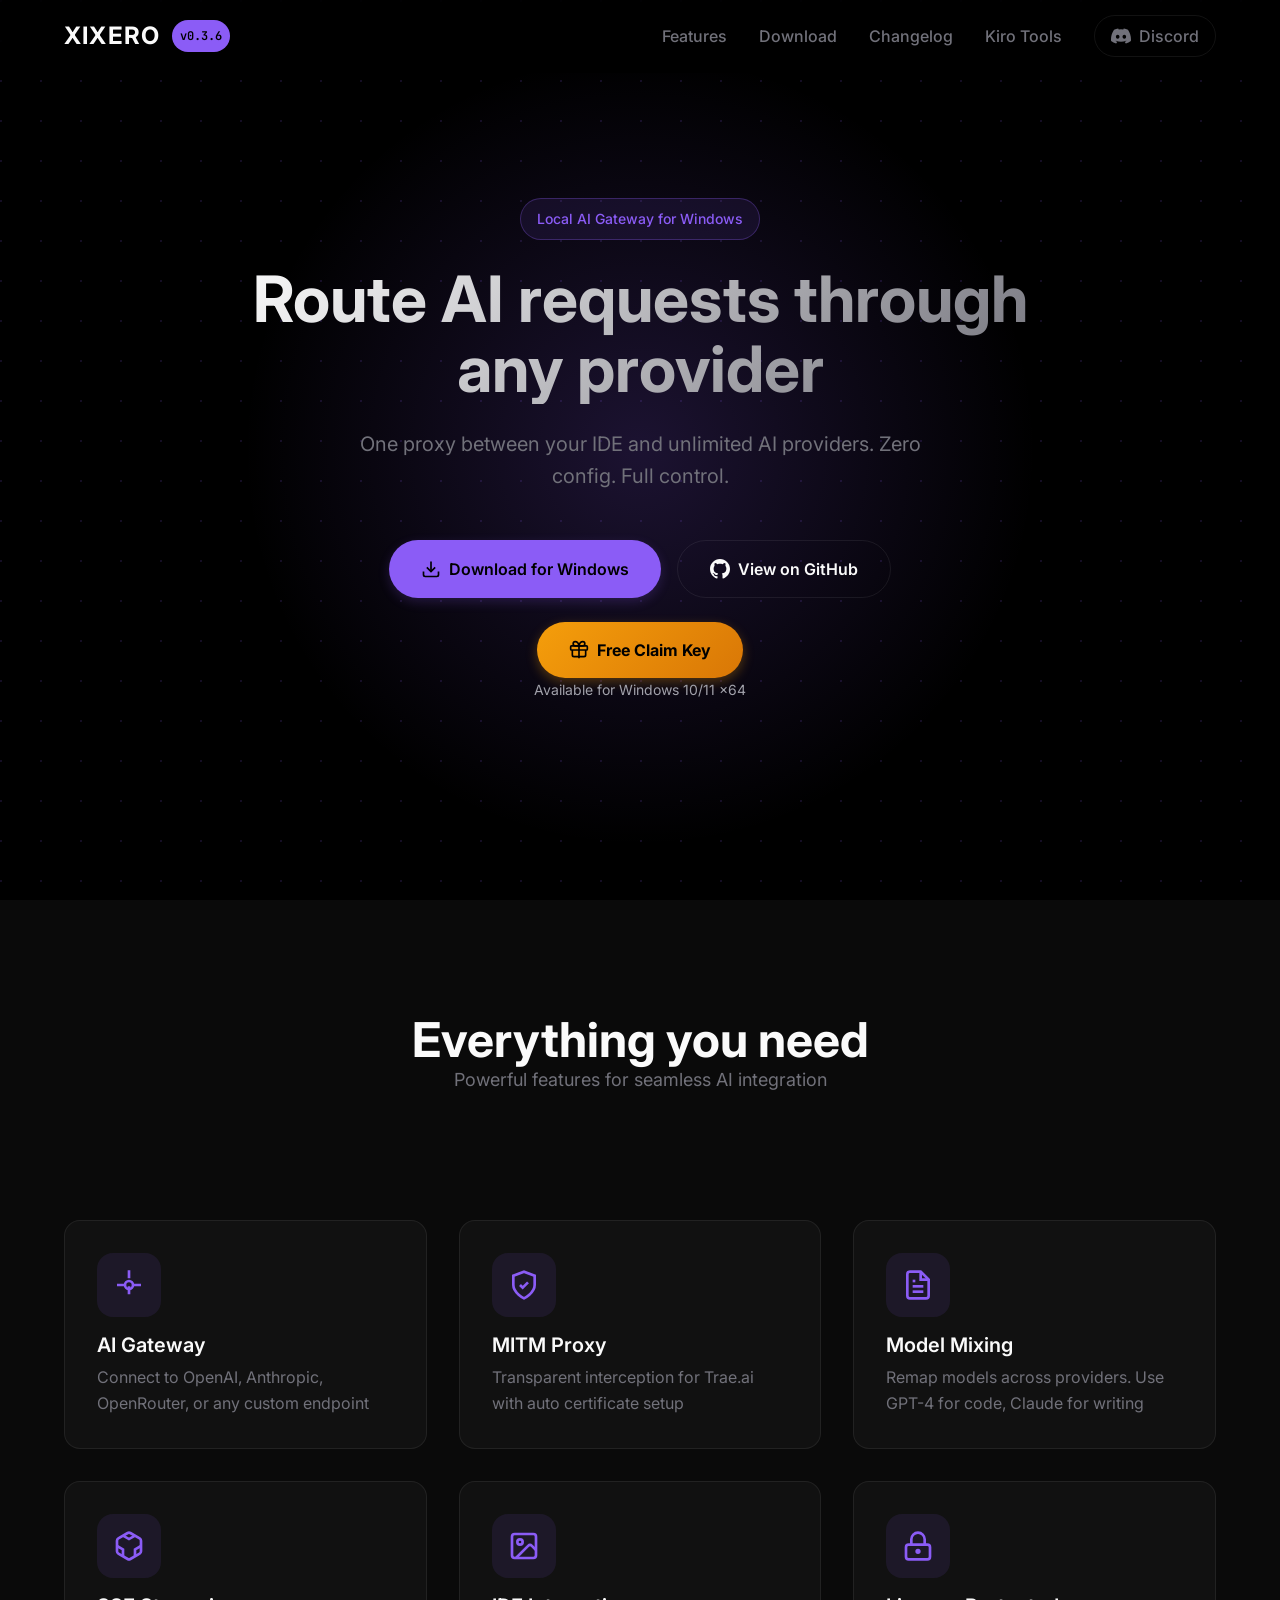
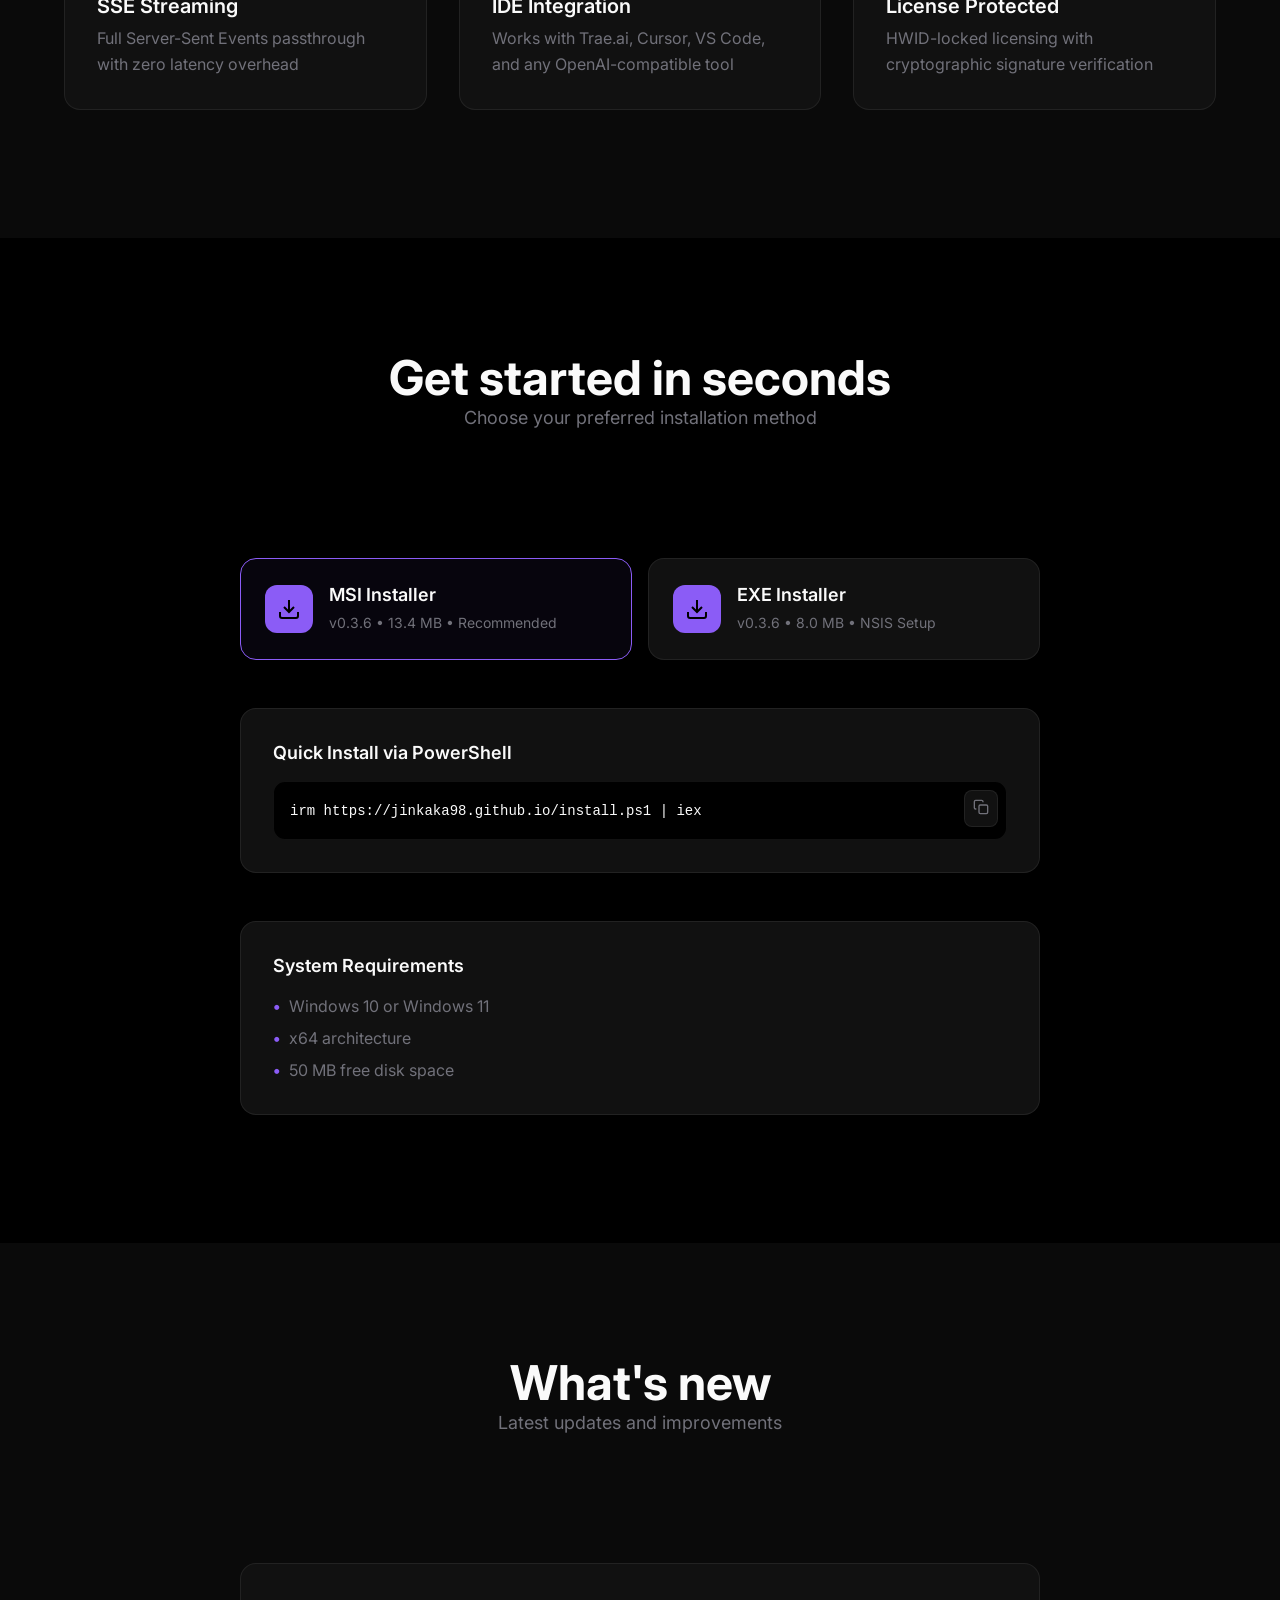
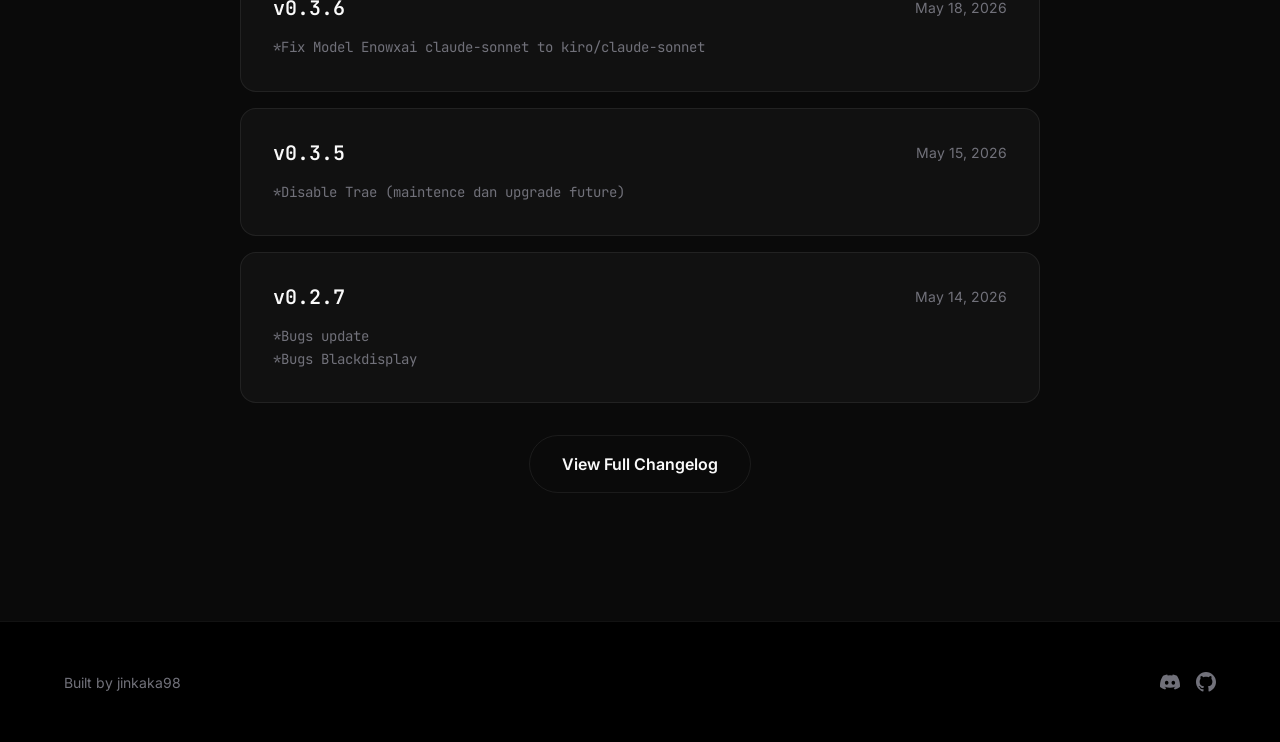
<file: index.html>
<!DOCTYPE html>
<html lang="en">
<head>
    <meta charset="UTF-8">
    <meta name="viewport" content="width=device-width, initial-scale=1.0">
    <title>Xixero - Local AI Gateway</title>
    <meta name="description" content="Route AI requests from IDEs through any provider. One proxy between your IDE and unlimited AI providers.">
    
    <!-- Fonts -->
    <link rel="preconnect" href="https://fonts.googleapis.com">
    <link rel="preconnect" href="https://fonts.gstatic.com" crossorigin>
    <link href="https://fonts.googleapis.com/css2?family=Inter:wght@300;400;500;600;700;800&family=JetBrains+Mono:wght@300;400;500;600&display=swap" rel="stylesheet">
    
    <!-- Styles -->
    <link rel="stylesheet" href="style.css">
    
    <!-- Favicon -->
    <link rel="icon" href="data:image/svg+xml,<svg xmlns='http://www.w3.org/2000/svg' viewBox='0 0 100 100'><text y='.9em' font-size='90'>⚡</text></svg>">
</head>
<body>
    <!-- Skip to content for accessibility -->
    <a href="#main" class="skip-link">Skip to main content</a>

    <!-- Navigation -->
    <nav class="navbar" id="navbar">
        <div class="nav-container">
            <div class="nav-brand">
                <span class="logo">XIXERO</span>
                <span class="version-badge" id="version-badge">v0.1.2</span>
            </div>
            
            <div class="nav-menu" id="nav-menu">
                <a href="#features" class="nav-link">Features</a>
                <a href="download.html" class="nav-link">Download</a>
                <a href="changelog.html" class="nav-link">Changelog</a>
                <a href="kiro-tools/" class="nav-link">Kiro Tools</a>
                <a href="https://discord.gg/TFErxnnEfY" class="nav-link nav-link-discord" target="_blank" rel="noopener" aria-label="Join Discord community">
                    <svg width="20" height="20" viewBox="0 0 24 24" fill="currentColor" aria-hidden="true">
                        <path d="M20.317 4.37a19.791 19.791 0 0 0-4.885-1.515a.074.074 0 0 0-.079.037c-.21.375-.444.864-.608 1.25a18.27 18.27 0 0 0-5.487 0a12.64 12.64 0 0 0-.617-1.25a.077.077 0 0 0-.079-.037A19.736 19.736 0 0 0 3.677 4.37a.07.07 0 0 0-.032.027C.533 9.046-.32 13.58.099 18.057a.082.082 0 0 0 .031.057a19.9 19.9 0 0 0 5.993 3.03a.078.078 0 0 0 .084-.028a14.09 14.09 0 0 0 1.226-1.994a.076.076 0 0 0-.041-.106a13.107 13.107 0 0 1-1.872-.892a.077.077 0 0 1-.008-.128a10.2 10.2 0 0 0 .372-.292a.074.074 0 0 1 .077-.01c3.928 1.793 8.18 1.793 12.062 0a.074.074 0 0 1 .078.01c.12.098.246.198.373.292a.077.077 0 0 1-.006.127a12.299 12.299 0 0 1-1.873.892a.077.077 0 0 0-.041.107c.36.698.772 1.362 1.225 1.993a.076.076 0 0 0 .084.028a19.839 19.839 0 0 0 6.002-3.03a.077.077 0 0 0 .032-.054c.5-5.177-.838-9.674-3.549-13.66a.061.061 0 0 0-.031-.03zM8.02 15.33c-1.183 0-2.157-1.085-2.157-2.419c0-1.333.956-2.419 2.157-2.419c1.21 0 2.176 1.096 2.157 2.42c0 1.333-.956 2.418-2.157 2.418zm7.975 0c-1.183 0-2.157-1.085-2.157-2.419c0-1.333.955-2.419 2.157-2.419c1.21 0 2.176 1.096 2.157 2.42c0 1.333-.946 2.418-2.157 2.418z"/>
                    </svg>
                    Discord
                </a>
            </div>
            
            <button class="nav-toggle" id="nav-toggle" aria-label="Toggle navigation" aria-expanded="false">
                <span></span>
                <span></span>
                <span></span>
            </button>
        </div>
    </nav>

    <!-- Main Content -->
    <main id="main">
        <!-- Hero Section -->
        <section class="hero">
            <div class="hero-background">
                <div class="hero-grid"></div>
                <div class="hero-glow"></div>
            </div>
            <div class="container">
                <div class="hero-content">
                    <div class="hero-badge" data-reveal>
                        Local AI Gateway for Windows
                    </div>
                    <h1 class="hero-title" data-reveal>
                        Route AI requests through any provider
                    </h1>
                    <p class="hero-subtitle" data-reveal>
                        One proxy between your IDE and unlimited AI providers. Zero config. Full control.
                    </p>
                    <div class="hero-actions" data-reveal>
                        <a href="download.html" class="btn btn-primary">
                            <svg width="20" height="20" viewBox="0 0 24 24" fill="none" stroke="currentColor" stroke-width="2" aria-hidden="true">
                                <path d="M21 15v4a2 2 0 0 1-2 2H5a2 2 0 0 1-2-2v-4"/>
                                <polyline points="7,10 12,15 17,10"/>
                                <line x1="12" y1="15" x2="12" y2="3"/>
                            </svg>
                            Download for Windows
                        </a>
                        <a href="https://github.com/jinkaka98/xixero" class="btn btn-secondary" target="_blank" rel="noopener">
                            <svg width="20" height="20" viewBox="0 0 24 24" fill="currentColor" aria-hidden="true">
                                <path d="M12 0c-6.626 0-12 5.373-12 12 0 5.302 3.438 9.8 8.207 11.387.599.111.793-.261.793-.577v-2.234c-3.338.726-4.033-1.416-4.033-1.416-.546-1.387-1.333-1.756-1.333-1.756-1.089-.745.083-.729.083-.729 1.205.084 1.839 1.237 1.839 1.237 1.07 1.834 2.807 1.304 3.492.997.107-.775.418-1.305.762-1.604-2.665-.305-5.467-1.334-5.467-5.931 0-1.311.469-2.381 1.236-3.221-.124-.303-.535-1.524.117-3.176 0 0 1.008-.322 3.301 1.23.957-.266 1.983-.399 3.003-.404 1.02.005 2.047.138 3.006.404 2.291-1.552 3.297-1.23 3.297-1.23.653 1.653.242 2.874.118 3.176.77.84 1.235 1.911 1.235 3.221 0 4.609-2.807 5.624-5.479 5.921.43.372.823 1.102.823 2.222v3.293c0 .319.192.694.801.576 4.765-1.589 8.199-6.086 8.199-11.386 0-6.627-5.373-12-12-12z"/>
                            </svg>
                            View on GitHub
                        </a>
                    </div>
                    <div class="hero-claim" data-reveal>
                        <a href="claim.html" class="btn btn-claim">
                            <svg width="20" height="20" viewBox="0 0 24 24" fill="none" stroke="currentColor" stroke-width="2" aria-hidden="true">
                                <path d="M20 12v6a2 2 0 0 1-2 2H6a2 2 0 0 1-2-2v-6"/>
                                <rect x="2" y="7" width="20" height="5" rx="1"/>
                                <path d="M12 22V7"/>
                                <path d="M12 7H7.5a2.5 2.5 0 0 1 0-5C11 2 12 7 12 7z"/>
                                <path d="M12 7h4.5a2.5 2.5 0 0 0 0-5C13 2 12 7 12 7z"/>
                            </svg>
                            Free Claim Key
                        </a>
                    </div>
                    <div class="hero-note" data-reveal>
                        Available for Windows 10/11 x64
                    </div>
                </div>
            </div>
        </section>

        <!-- Features Section -->
        <section class="features" id="features">
            <div class="container">
                <div class="section-header" data-reveal>
                    <h2 class="section-title">Everything you need</h2>
                    <p class="section-subtitle">Powerful features for seamless AI integration</p>
                </div>
                <div class="features-grid">
                    <div class="feature-card" data-reveal>
                        <div class="feature-icon">
                            <svg width="32" height="32" viewBox="0 0 24 24" fill="none" stroke="currentColor" stroke-width="2" aria-hidden="true">
                                <circle cx="12" cy="12" r="3"/>
                                <path d="M12 1v6m0 6v6"/>
                                <path d="m21 12-6 0m-6 0-6 0"/>
                            </svg>
                        </div>
                        <h3 class="feature-title">AI Gateway</h3>
                        <p class="feature-description">Connect to OpenAI, Anthropic, OpenRouter, or any custom endpoint</p>
                    </div>
                    
                    <div class="feature-card" data-reveal>
                        <div class="feature-icon">
                            <svg width="32" height="32" viewBox="0 0 24 24" fill="none" stroke="currentColor" stroke-width="2" aria-hidden="true">
                                <path d="M12 22s8-4 8-10V5l-8-3-8 3v7c0 6 8 10 8 10z"/>
                                <path d="m9 12 2 2 4-4"/>
                            </svg>
                        </div>
                        <h3 class="feature-title">MITM Proxy</h3>
                        <p class="feature-description">Transparent interception for Trae.ai with auto certificate setup</p>
                    </div>
                    
                    <div class="feature-card" data-reveal>
                        <div class="feature-icon">
                            <svg width="32" height="32" viewBox="0 0 24 24" fill="none" stroke="currentColor" stroke-width="2" aria-hidden="true">
                                <path d="M14 2H6a2 2 0 0 0-2 2v16a2 2 0 0 0 2 2h12a2 2 0 0 0 2-2V8z"/>
                                <polyline points="14,2 14,8 20,8"/>
                                <line x1="16" y1="13" x2="8" y2="13"/>
                                <line x1="16" y1="17" x2="8" y2="17"/>
                                <polyline points="10,9 9,9 8,9"/>
                            </svg>
                        </div>
                        <h3 class="feature-title">Model Mixing</h3>
                        <p class="feature-description">Remap models across providers. Use GPT-4 for code, Claude for writing</p>
                    </div>
                    
                    <div class="feature-card" data-reveal>
                        <div class="feature-icon">
                            <svg width="32" height="32" viewBox="0 0 24 24" fill="none" stroke="currentColor" stroke-width="2" aria-hidden="true">
                                <path d="M21 16V8a2 2 0 0 0-1-1.73l-7-4a2 2 0 0 0-2 0l-7 4A2 2 0 0 0 3 8v8a2 2 0 0 0 1 1.73l7 4a2 2 0 0 0 2 0l7-4A2 2 0 0 0 21 16z"/>
                                <polyline points="7.5,4.21 12,6.81 16.5,4.21"/>
                                <polyline points="7.5,19.79 7.5,14.6 3,12"/>
                                <polyline points="21,12 16.5,14.6 16.5,19.79"/>
                            </svg>
                        </div>
                        <h3 class="feature-title">SSE Streaming</h3>
                        <p class="feature-description">Full Server-Sent Events passthrough with zero latency overhead</p>
                    </div>
                    
                    <div class="feature-card" data-reveal>
                        <div class="feature-icon">
                            <svg width="32" height="32" viewBox="0 0 24 24" fill="none" stroke="currentColor" stroke-width="2" aria-hidden="true">
                                <rect x="3" y="3" width="18" height="18" rx="2" ry="2"/>
                                <circle cx="9" cy="9" r="2"/>
                                <path d="m21 15-3.086-3.086a2 2 0 0 0-2.828 0L6 21"/>
                            </svg>
                        </div>
                        <h3 class="feature-title">IDE Integration</h3>
                        <p class="feature-description">Works with Trae.ai, Cursor, VS Code, and any OpenAI-compatible tool</p>
                    </div>
                    
                    <div class="feature-card" data-reveal>
                        <div class="feature-icon">
                            <svg width="32" height="32" viewBox="0 0 24 24" fill="none" stroke="currentColor" stroke-width="2" aria-hidden="true">
                                <rect x="3" y="11" width="18" height="11" rx="2" ry="2"/>
                                <circle cx="12" cy="16" r="1"/>
                                <path d="M7 11V7a5 5 0 0 1 10 0v4"/>
                            </svg>
                        </div>
                        <h3 class="feature-title">License Protected</h3>
                        <p class="feature-description">HWID-locked licensing with cryptographic signature verification</p>
                    </div>
                </div>
            </div>
        </section>

        <!-- Download Section -->
        <section class="download" id="download">
            <div class="container">
                <div class="section-header" data-reveal>
                    <h2 class="section-title">Get started in seconds</h2>
                    <p class="section-subtitle">Choose your preferred installation method</p>
                </div>
                
                <div class="download-content">
                    <div class="download-buttons" data-reveal>
                        <a href="releases/xixero-setup.msi" class="download-btn download-btn-primary" id="download-btn-msi">
                            <div class="download-btn-icon">
                                <svg width="24" height="24" viewBox="0 0 24 24" fill="none" stroke="currentColor" stroke-width="2" aria-hidden="true">
                                    <path d="M21 15v4a2 2 0 0 1-2 2H5a2 2 0 0 1-2-2v-4"/>
                                    <polyline points="7,10 12,15 17,10"/>
                                    <line x1="12" y1="15" x2="12" y2="3"/>
                                </svg>
                            </div>
                            <div class="download-btn-content">
                                <div class="download-btn-title">MSI Installer</div>
                                <div class="download-btn-subtitle" id="download-info-msi">v0.1.2 • 7.2 MB • Recommended</div>
                            </div>
                        </a>
                        
                        <a href="releases/xixero-setup.exe" class="download-btn download-btn-secondary" id="download-btn-exe">
                            <div class="download-btn-icon">
                                <svg width="24" height="24" viewBox="0 0 24 24" fill="none" stroke="currentColor" stroke-width="2" aria-hidden="true">
                                    <path d="M21 15v4a2 2 0 0 1-2 2H5a2 2 0 0 1-2-2v-4"/>
                                    <polyline points="7,10 12,15 17,10"/>
                                    <line x1="12" y1="15" x2="12" y2="3"/>
                                </svg>
                            </div>
                            <div class="download-btn-content">
                                <div class="download-btn-title">EXE Installer</div>
                                <div class="download-btn-subtitle" id="download-info-exe">v0.1.2 • 5.0 MB • NSIS Setup</div>
                            </div>
                        </a>
                    </div>
                    
                    <div class="download-alt" data-reveal>
                        <h3 class="download-alt-title">Quick Install via PowerShell</h3>
                        <div class="code-block">
                            <code id="install-command">irm https://jinkaka98.github.io/install.ps1 | iex</code>
                            <button class="copy-btn" id="copy-btn" aria-label="Copy PowerShell command">
                                <svg width="16" height="16" viewBox="0 0 24 24" fill="none" stroke="currentColor" stroke-width="2" aria-hidden="true">
                                    <rect x="9" y="9" width="13" height="13" rx="2" ry="2"/>
                                    <path d="M5 15H4a2 2 0 0 1-2-2V4a2 2 0 0 1 2-2h9a2 2 0 0 1 2 2v1"/>
                                </svg>
                            </button>
                        </div>
                    </div>
                    
                    <div class="system-requirements" data-reveal>
                        <h4 class="requirements-title">System Requirements</h4>
                        <ul class="requirements-list">
                            <li>Windows 10 or Windows 11</li>
                            <li>x64 architecture</li>
                            <li>50 MB free disk space</li>
                        </ul>
                    </div>
                </div>
            </div>
        </section>

        <!-- Changelog Section (Preview) -->
        <section class="changelog" id="changelog">
            <div class="container">
                <div class="section-header" data-reveal>
                    <h2 class="section-title">What's new</h2>
                    <p class="section-subtitle">Latest updates and improvements</p>
                </div>
                <div class="changelog-content" id="changelog-content" data-reveal>
                    <!-- Dynamically loaded -->
                </div>
                <div style="text-align:center;margin-top:32px;" data-reveal>
                    <a href="changelog.html" class="btn btn-secondary">View Full Changelog</a>
                </div>
            </div>
        </section>
    </main>

    <!-- Footer -->
    <footer class="footer">
        <div class="container">
            <div class="footer-content">
                <div class="footer-left">
                    <span class="footer-brand">Built by jinkaka98</span>
                </div>
                <div class="footer-right">
                    <a href="https://discord.gg/TFErxnnEfY" class="footer-link" target="_blank" rel="noopener" aria-label="Join Discord community">
                        <svg width="20" height="20" viewBox="0 0 24 24" fill="currentColor" aria-hidden="true">
                            <path d="M20.317 4.37a19.791 19.791 0 0 0-4.885-1.515a.074.074 0 0 0-.079.037c-.21.375-.444.864-.608 1.25a18.27 18.27 0 0 0-5.487 0a12.64 12.64 0 0 0-.617-1.25a.077.077 0 0 0-.079-.037A19.736 19.736 0 0 0 3.677 4.37a.07.07 0 0 0-.032.027C.533 9.046-.32 13.58.099 18.057a.082.082 0 0 0 .031.057a19.9 19.9 0 0 0 5.993 3.03a.078.078 0 0 0 .084-.028a14.09 14.09 0 0 0 1.226-1.994a.076.076 0 0 0-.041-.106a13.107 13.107 0 0 1-1.872-.892a.077.077 0 0 1-.008-.128a10.2 10.2 0 0 0 .372-.292a.074.074 0 0 1 .077-.01c3.928 1.793 8.18 1.793 12.062 0a.074.074 0 0 1 .078.01c.12.098.246.198.373.292a.077.077 0 0 1-.006.127a12.299 12.299 0 0 1-1.873.892a.077.077 0 0 0-.041.107c.36.698.772 1.362 1.225 1.993a.076.076 0 0 0 .084.028a19.839 19.839 0 0 0 6.002-3.03a.077.077 0 0 0 .032-.054c.5-5.177-.838-9.674-3.549-13.66a.061.061 0 0 0-.031-.03zM8.02 15.33c-1.183 0-2.157-1.085-2.157-2.419c0-1.333.956-2.419 2.157-2.419c1.21 0 2.176 1.096 2.157 2.42c0 1.333-.956 2.418-2.157 2.418zm7.975 0c-1.183 0-2.157-1.085-2.157-2.419c0-1.333.955-2.419 2.157-2.419c1.21 0 2.176 1.096 2.157 2.42c0 1.333-.946 2.418-2.157 2.418z"/>
                        </svg>
                    </a>
                    <a href="https://github.com/jinkaka98/xixero" class="footer-link" target="_blank" rel="noopener" aria-label="View source on GitHub">
                        <svg width="20" height="20" viewBox="0 0 24 24" fill="currentColor" aria-hidden="true">
                            <path d="M12 0c-6.626 0-12 5.373-12 12 0 5.302 3.438 9.8 8.207 11.387.599.111.793-.261.793-.577v-2.234c-3.338.726-4.033-1.416-4.033-1.416-.546-1.387-1.333-1.756-1.333-1.756-1.089-.745.083-.729.083-.729 1.205.084 1.839 1.237 1.839 1.237 1.07 1.834 2.807 1.304 3.492.997.107-.775.418-1.305.762-1.604-2.665-.305-5.467-1.334-5.467-5.931 0-1.311.469-2.381 1.236-3.221-.124-.303-.535-1.524.117-3.176 0 0 1.008-.322 3.301 1.23.957-.266 1.983-.399 3.003-.404 1.02.005 2.047.138 3.006.404 2.291-1.552 3.297-1.23 3.297-1.23.653 1.653.242 2.874.118 3.176.77.84 1.235 1.911 1.235 3.221 0 4.609-2.807 5.624-5.479 5.921.43.372.823 1.102.823 2.222v3.293c0 .319.192.694.801.576 4.765-1.589 8.199-6.086 8.199-11.386 0-6.627-5.373-12-12-12z"/>
                        </svg>
                    </a>
                </div>
            </div>
        </div>
    </footer>

    <script src="app.js"></script>
</body>
</html>
</file>
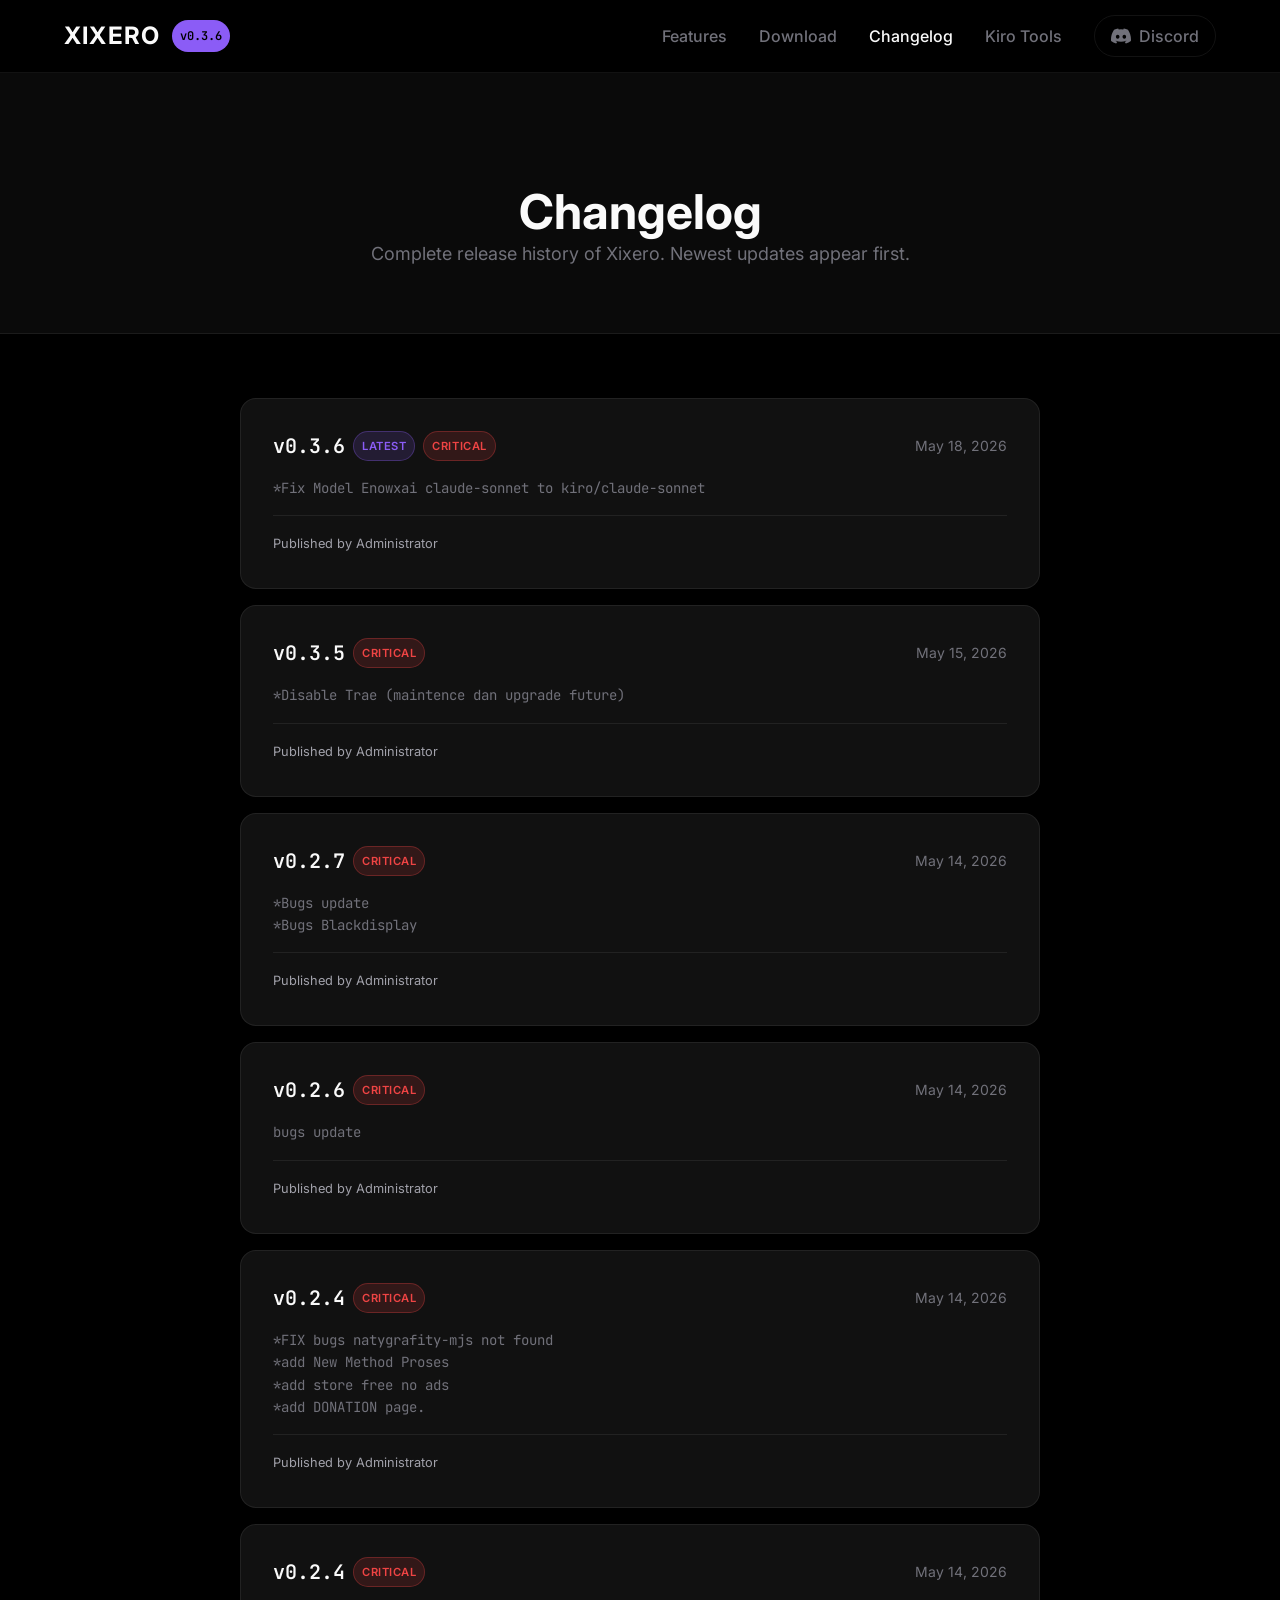
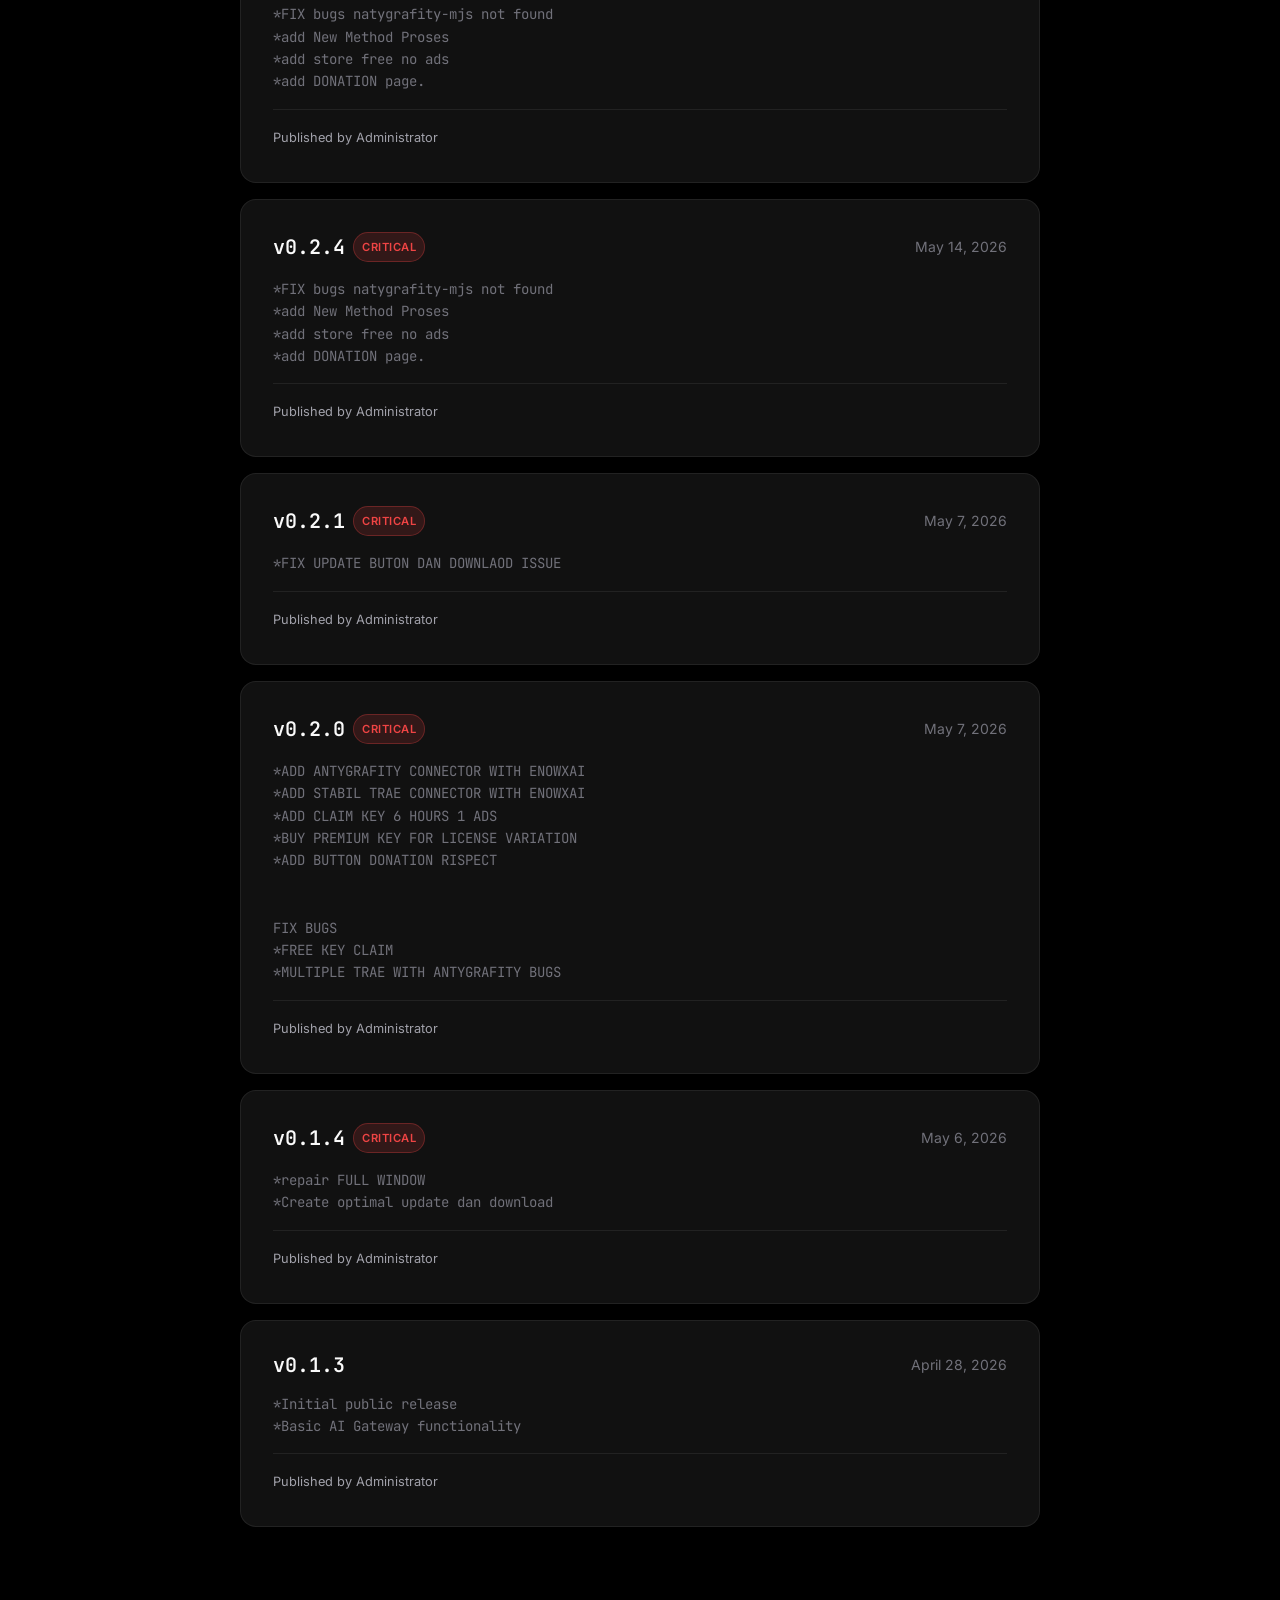
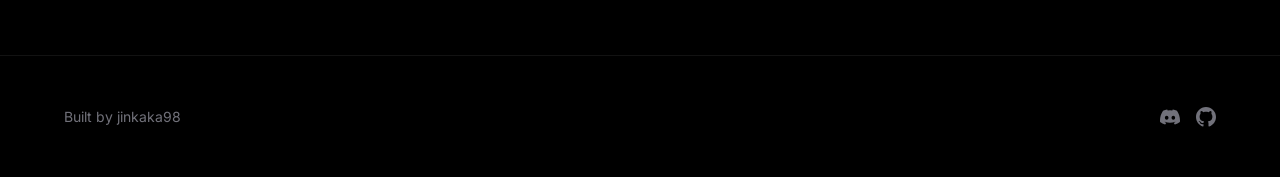
<file: changelog.html>
<!DOCTYPE html>
<html lang="en">
<head>
    <meta charset="UTF-8">
    <meta name="viewport" content="width=device-width, initial-scale=1.0">
    <title>Changelog - Xixero</title>
    <meta name="description" content="Xixero release history and changelog. See what's new in every version.">
    
    <!-- Fonts -->
    <link rel="preconnect" href="https://fonts.googleapis.com">
    <link rel="preconnect" href="https://fonts.gstatic.com" crossorigin>
    <link href="https://fonts.googleapis.com/css2?family=Inter:wght@300;400;500;600;700;800&family=JetBrains+Mono:wght@300;400;500;600&display=swap" rel="stylesheet">
    
    <!-- Styles -->
    <link rel="stylesheet" href="style.css">
    
    <!-- Favicon -->
    <link rel="icon" href="data:image/svg+xml,<svg xmlns='http://www.w3.org/2000/svg' viewBox='0 0 100 100'><text y='.9em' font-size='90'>⚡</text></svg>">
</head>
<body>
    <!-- Skip to content for accessibility -->
    <a href="#main" class="skip-link">Skip to main content</a>

    <!-- Navigation -->
    <nav class="navbar scrolled" id="navbar">
        <div class="nav-container">
            <div class="nav-brand">
                <a href="index.html" style="text-decoration:none;display:flex;align-items:center;gap:12px;">
                    <span class="logo">XIXERO</span>
                    <span class="version-badge" id="version-badge">v0.1.4</span>
                </a>
            </div>
            
            <div class="nav-menu" id="nav-menu">
                <a href="index.html#features" class="nav-link">Features</a>
                <a href="download.html" class="nav-link">Download</a>
                <a href="changelog.html" class="nav-link" style="color:var(--color-text-primary);">Changelog</a>
                <a href="kiro-tools/" class="nav-link">Kiro Tools</a>
                <a href="https://discord.gg/TFErxnnEfY" class="nav-link nav-link-discord" target="_blank" rel="noopener" aria-label="Join Discord community">
                    <svg width="20" height="20" viewBox="0 0 24 24" fill="currentColor" aria-hidden="true">
                        <path d="M20.317 4.37a19.791 19.791 0 0 0-4.885-1.515a.074.074 0 0 0-.079.037c-.21.375-.444.864-.608 1.25a18.27 18.27 0 0 0-5.487 0a12.64 12.64 0 0 0-.617-1.25a.077.077 0 0 0-.079-.037A19.736 19.736 0 0 0 3.677 4.37a.07.07 0 0 0-.032.027C.533 9.046-.32 13.58.099 18.057a.082.082 0 0 0 .031.057a19.9 19.9 0 0 0 5.993 3.03a.078.078 0 0 0 .084-.028a14.09 14.09 0 0 0 1.226-1.994a.076.076 0 0 0-.041-.106a13.107 13.107 0 0 1-1.872-.892a.077.077 0 0 1-.008-.128a10.2 10.2 0 0 0 .372-.292a.074.074 0 0 1 .077-.01c3.928 1.793 8.18 1.793 12.062 0a.074.074 0 0 1 .078.01c.12.098.246.198.373.292a.077.077 0 0 1-.006.127a12.299 12.299 0 0 1-1.873.892a.077.077 0 0 0-.041.107c.36.698.772 1.362 1.225 1.993a.076.076 0 0 0 .084.028a19.839 19.839 0 0 0 6.002-3.03a.077.077 0 0 0 .032-.054c.5-5.177-.838-9.674-3.549-13.66a.061.061 0 0 0-.031-.03zM8.02 15.33c-1.183 0-2.157-1.085-2.157-2.419c0-1.333.956-2.419 2.157-2.419c1.21 0 2.176 1.096 2.157 2.42c0 1.333-.956 2.418-2.157 2.418zm7.975 0c-1.183 0-2.157-1.085-2.157-2.419c0-1.333.955-2.419 2.157-2.419c1.21 0 2.176 1.096 2.157 2.42c0 1.333-.946 2.418-2.157 2.418z"/>
                    </svg>
                    Discord
                </a>
            </div>
            
            <button class="nav-toggle" id="nav-toggle" aria-label="Toggle navigation" aria-expanded="false">
                <span></span>
                <span></span>
                <span></span>
            </button>
        </div>
    </nav>

    <!-- Main Content -->
    <main id="main">
        <!-- Changelog Header -->
        <section class="page-hero">
            <div class="container">
                <div class="page-hero-content">
                    <h1 class="page-hero-title">Changelog</h1>
                    <p class="page-hero-subtitle">Complete release history of Xixero. Newest updates appear first.</p>
                </div>
            </div>
        </section>

        <!-- Changelog List -->
        <section class="changelog-page">
            <div class="container">
                <div class="changelog-list" id="changelog-list">
                    <!-- Dynamically loaded from changelog.json -->
                    <div class="changelog-loading">Loading changelog...</div>
                </div>
            </div>
        </section>
    </main>

    <!-- Footer -->
    <footer class="footer">
        <div class="container">
            <div class="footer-content">
                <div class="footer-left">
                    <span class="footer-brand">Built by jinkaka98</span>
                </div>
                <div class="footer-right">
                    <a href="https://discord.gg/TFErxnnEfY" class="footer-link" target="_blank" rel="noopener" aria-label="Join Discord community">
                        <svg width="20" height="20" viewBox="0 0 24 24" fill="currentColor" aria-hidden="true">
                            <path d="M20.317 4.37a19.791 19.791 0 0 0-4.885-1.515a.074.074 0 0 0-.079.037c-.21.375-.444.864-.608 1.25a18.27 18.27 0 0 0-5.487 0a12.64 12.64 0 0 0-.617-1.25a.077.077 0 0 0-.079-.037A19.736 19.736 0 0 0 3.677 4.37a.07.07 0 0 0-.032.027C.533 9.046-.32 13.58.099 18.057a.082.082 0 0 0 .031.057a19.9 19.9 0 0 0 5.993 3.03a.078.078 0 0 0 .084-.028a14.09 14.09 0 0 0 1.226-1.994a.076.076 0 0 0-.041-.106a13.107 13.107 0 0 1-1.872-.892a.077.077 0 0 1-.008-.128a10.2 10.2 0 0 0 .372-.292a.074.074 0 0 1 .077-.01c3.928 1.793 8.18 1.793 12.062 0a.074.074 0 0 1 .078.01c.12.098.246.198.373.292a.077.077 0 0 1-.006.127a12.299 12.299 0 0 1-1.873.892a.077.077 0 0 0-.041.107c.36.698.772 1.362 1.225 1.993a.076.076 0 0 0 .084.028a19.839 19.839 0 0 0 6.002-3.03a.077.077 0 0 0 .032-.054c.5-5.177-.838-9.674-3.549-13.66a.061.061 0 0 0-.031-.03zM8.02 15.33c-1.183 0-2.157-1.085-2.157-2.419c0-1.333.956-2.419 2.157-2.419c1.21 0 2.176 1.096 2.157 2.42c0 1.333-.956 2.418-2.157 2.418zm7.975 0c-1.183 0-2.157-1.085-2.157-2.419c0-1.333.955-2.419 2.157-2.419c1.21 0 2.176 1.096 2.157 2.42c0 1.333-.946 2.418-2.157 2.418z"/>
                        </svg>
                    </a>
                    <a href="https://github.com/jinkaka98/xixero" class="footer-link" target="_blank" rel="noopener" aria-label="View source on GitHub">
                        <svg width="20" height="20" viewBox="0 0 24 24" fill="currentColor" aria-hidden="true">
                            <path d="M12 0c-6.626 0-12 5.373-12 12 0 5.302 3.438 9.8 8.207 11.387.599.111.793-.261.793-.577v-2.234c-3.338.726-4.033-1.416-4.033-1.416-.546-1.387-1.333-1.756-1.333-1.756-1.089-.745.083-.729.083-.729 1.205.084 1.839 1.237 1.839 1.237 1.07 1.834 2.807 1.304 3.492.997.107-.775.418-1.305.762-1.604-2.665-.305-5.467-1.334-5.467-5.931 0-1.311.469-2.381 1.236-3.221-.124-.303-.535-1.524.117-3.176 0 0 1.008-.322 3.301 1.23.957-.266 1.983-.399 3.003-.404 1.02.005 2.047.138 3.006.404 2.291-1.552 3.297-1.23 3.297-1.23.653 1.653.242 2.874.118 3.176.77.84 1.235 1.911 1.235 3.221 0 4.609-2.807 5.624-5.479 5.921.43.372.823 1.102.823 2.222v3.293c0 .319.192.694.801.576 4.765-1.589 8.199-6.086 8.199-11.386 0-6.627-5.373-12-12-12z"/>
                        </svg>
                    </a>
                </div>
            </div>
        </div>
    </footer>

    <script>
    // Load and render changelog
    document.addEventListener('DOMContentLoaded', async () => {
        setupNavigation();
        await loadChangelog();
        await loadVersion();
    });

    async function loadVersion() {
        try {
            const res = await fetch('releases/latest.json');
            const data = await res.json();
            const badge = document.getElementById('version-badge');
            if (badge) badge.textContent = `v${data.version}`;
        } catch (e) {}
    }

    async function loadChangelog() {
        const container = document.getElementById('changelog-list');
        if (!container) return;

        try {
            const response = await fetch('releases/changelog.json');
            const entries = await response.json();

            if (!entries || entries.length === 0) {
                container.innerHTML = '<p style="color:var(--color-text-secondary);text-align:center;">No changelog entries yet.</p>';
                return;
            }

            // Entries are already sorted newest-first in the JSON
            let html = '';
            entries.forEach((entry, index) => {
                const date = entry.published_at
                    ? new Date(entry.published_at).toLocaleDateString('en-US', {
                        year: 'numeric', month: 'long', day: 'numeric'
                    })
                    : 'Unknown date';

                const criticalBadge = entry.is_critical
                    ? '<span class="changelog-badge changelog-badge-critical">Critical</span>'
                    : '';

                const latestBadge = index === 0
                    ? '<span class="changelog-badge changelog-badge-latest">Latest</span>'
                    : '';

                html += `
                    <div class="changelog-item">
                        <div class="changelog-header">
                            <div class="changelog-version-row">
                                <div class="changelog-version">v${entry.version}</div>
                                ${latestBadge}
                                ${criticalBadge}
                            </div>
                            <div class="changelog-date">${date}</div>
                        </div>
                        <div class="changelog-notes">${entry.release_notes || 'No release notes'}</div>
                        <div class="changelog-meta">
                            Published by ${entry.published_by || 'Unknown'}
                        </div>
                    </div>
                `;
            });

            container.innerHTML = html;
        } catch (error) {
            console.error('Failed to load changelog:', error);
            container.innerHTML = '<p style="color:var(--color-text-secondary);text-align:center;">Failed to load changelog.</p>';
        }
    }

    // Navigation (reused from app.js)
    function setupNavigation() {
        const navToggle = document.getElementById('nav-toggle');
        const navMenu = document.getElementById('nav-menu');
        if (!navToggle || !navMenu) return;

        navToggle.addEventListener('click', () => {
            const isActive = navToggle.classList.contains('active');
            navToggle.classList.toggle('active');
            navMenu.classList.toggle('active');
            navToggle.setAttribute('aria-expanded', !isActive);
            document.body.style.overflow = isActive ? '' : 'hidden';
        });

        const navLinks = document.querySelectorAll('.nav-link');
        navLinks.forEach(link => {
            link.addEventListener('click', () => {
                navToggle.classList.remove('active');
                navMenu.classList.remove('active');
                navToggle.setAttribute('aria-expanded', 'false');
                document.body.style.overflow = '';
            });
        });
    }
    </script>
</body>
</html>
</file>
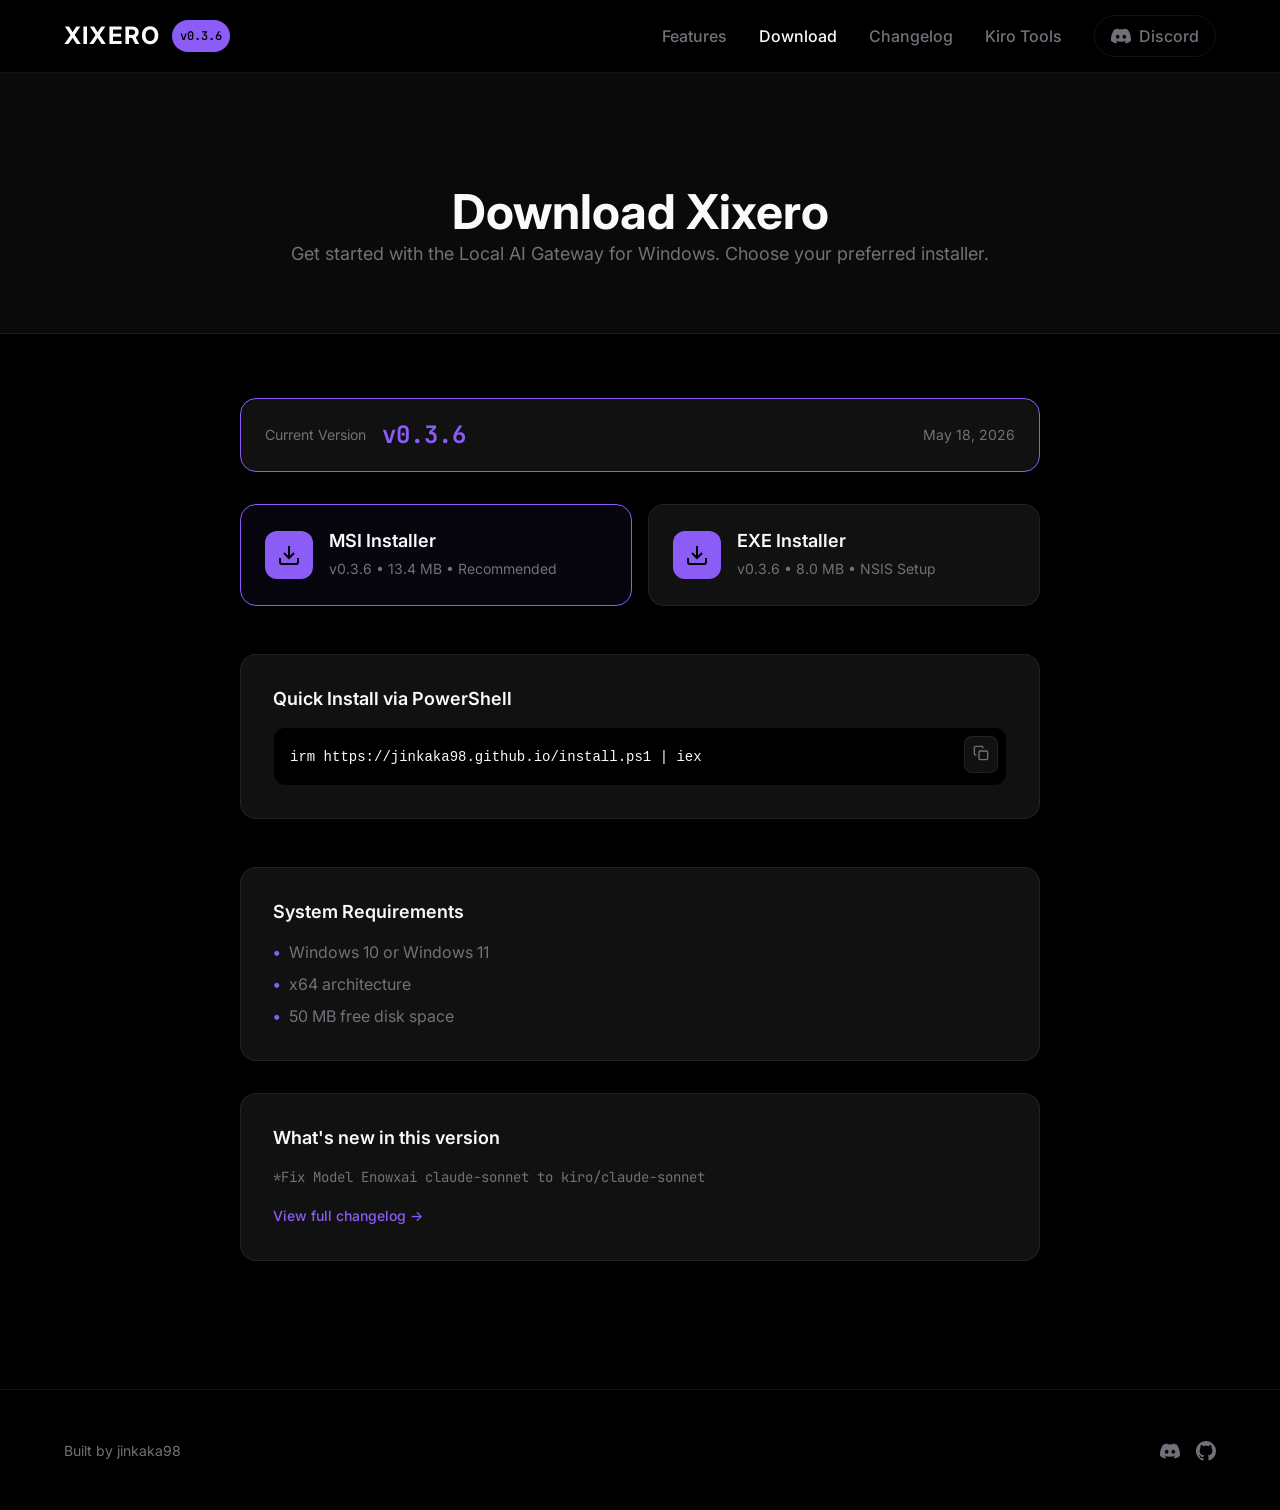
<file: download.html>
<!DOCTYPE html>
<html lang="en">
<head>
    <meta charset="UTF-8">
    <meta name="viewport" content="width=device-width, initial-scale=1.0">
    <title>Download - Xixero</title>
    <meta name="description" content="Download Xixero - Local AI Gateway for Windows. MSI and EXE installers available.">
    
    <!-- Fonts -->
    <link rel="preconnect" href="https://fonts.googleapis.com">
    <link rel="preconnect" href="https://fonts.gstatic.com" crossorigin>
    <link href="https://fonts.googleapis.com/css2?family=Inter:wght@300;400;500;600;700;800&family=JetBrains+Mono:wght@300;400;500;600&display=swap" rel="stylesheet">
    
    <!-- Styles -->
    <link rel="stylesheet" href="style.css">
    
    <!-- Favicon -->
    <link rel="icon" href="data:image/svg+xml,<svg xmlns='http://www.w3.org/2000/svg' viewBox='0 0 100 100'><text y='.9em' font-size='90'>⚡</text></svg>">
</head>
<body>
    <!-- Skip to content for accessibility -->
    <a href="#main" class="skip-link">Skip to main content</a>

    <!-- Navigation -->
    <nav class="navbar scrolled" id="navbar">
        <div class="nav-container">
            <div class="nav-brand">
                <a href="index.html" style="text-decoration:none;display:flex;align-items:center;gap:12px;">
                    <span class="logo">XIXERO</span>
                    <span class="version-badge" id="version-badge">v0.1.4</span>
                </a>
            </div>
            
            <div class="nav-menu" id="nav-menu">
                <a href="index.html#features" class="nav-link">Features</a>
                <a href="download.html" class="nav-link" style="color:var(--color-text-primary);">Download</a>
                <a href="changelog.html" class="nav-link">Changelog</a>
                <a href="kiro-tools/" class="nav-link">Kiro Tools</a>
                <a href="https://discord.gg/TFErxnnEfY" class="nav-link nav-link-discord" target="_blank" rel="noopener" aria-label="Join Discord community">
                    <svg width="20" height="20" viewBox="0 0 24 24" fill="currentColor" aria-hidden="true">
                        <path d="M20.317 4.37a19.791 19.791 0 0 0-4.885-1.515a.074.074 0 0 0-.079.037c-.21.375-.444.864-.608 1.25a18.27 18.27 0 0 0-5.487 0a12.64 12.64 0 0 0-.617-1.25a.077.077 0 0 0-.079-.037A19.736 19.736 0 0 0 3.677 4.37a.07.07 0 0 0-.032.027C.533 9.046-.32 13.58.099 18.057a.082.082 0 0 0 .031.057a19.9 19.9 0 0 0 5.993 3.03a.078.078 0 0 0 .084-.028a14.09 14.09 0 0 0 1.226-1.994a.076.076 0 0 0-.041-.106a13.107 13.107 0 0 1-1.872-.892a.077.077 0 0 1-.008-.128a10.2 10.2 0 0 0 .372-.292a.074.074 0 0 1 .077-.01c3.928 1.793 8.18 1.793 12.062 0a.074.074 0 0 1 .078.01c.12.098.246.198.373.292a.077.077 0 0 1-.006.127a12.299 12.299 0 0 1-1.873.892a.077.077 0 0 0-.041.107c.36.698.772 1.362 1.225 1.993a.076.076 0 0 0 .084.028a19.839 19.839 0 0 0 6.002-3.03a.077.077 0 0 0 .032-.054c.5-5.177-.838-9.674-3.549-13.66a.061.061 0 0 0-.031-.03zM8.02 15.33c-1.183 0-2.157-1.085-2.157-2.419c0-1.333.956-2.419 2.157-2.419c1.21 0 2.176 1.096 2.157 2.42c0 1.333-.956 2.418-2.157 2.418zm7.975 0c-1.183 0-2.157-1.085-2.157-2.419c0-1.333.955-2.419 2.157-2.419c1.21 0 2.176 1.096 2.157 2.42c0 1.333-.946 2.418-2.157 2.418z"/>
                    </svg>
                    Discord
                </a>
            </div>
            
            <button class="nav-toggle" id="nav-toggle" aria-label="Toggle navigation" aria-expanded="false">
                <span></span>
                <span></span>
                <span></span>
            </button>
        </div>
    </nav>

    <!-- Main Content -->
    <main id="main">
        <!-- Download Header -->
        <section class="page-hero">
            <div class="container">
                <div class="page-hero-content">
                    <h1 class="page-hero-title">Download Xixero</h1>
                    <p class="page-hero-subtitle">Get started with the Local AI Gateway for Windows. Choose your preferred installer.</p>
                </div>
            </div>
        </section>

        <!-- Download Section -->
        <section class="download-page">
            <div class="container">
                <div class="download-content">
                    <!-- Version Info -->
                    <div class="download-version-card" id="download-version-card">
                        <div class="download-version-info">
                            <span class="download-version-label">Current Version</span>
                            <span class="download-version-number" id="current-version">v0.1.4</span>
                        </div>
                        <div class="download-version-date" id="release-date">Loading...</div>
                    </div>

                    <!-- Download Buttons -->
                    <div class="download-buttons">
                        <a href="releases/xixero-setup.msi" class="download-btn download-btn-primary" id="download-btn-msi">
                            <div class="download-btn-icon">
                                <svg width="24" height="24" viewBox="0 0 24 24" fill="none" stroke="currentColor" stroke-width="2" aria-hidden="true">
                                    <path d="M21 15v4a2 2 0 0 1-2 2H5a2 2 0 0 1-2-2v-4"/>
                                    <polyline points="7,10 12,15 17,10"/>
                                    <line x1="12" y1="15" x2="12" y2="3"/>
                                </svg>
                            </div>
                            <div class="download-btn-content">
                                <div class="download-btn-title">MSI Installer</div>
                                <div class="download-btn-subtitle" id="download-info-msi">v0.1.4 • 7.2 MB • Recommended</div>
                            </div>
                        </a>
                        
                        <a href="releases/xixero-setup.exe" class="download-btn download-btn-secondary" id="download-btn-exe">
                            <div class="download-btn-icon">
                                <svg width="24" height="24" viewBox="0 0 24 24" fill="none" stroke="currentColor" stroke-width="2" aria-hidden="true">
                                    <path d="M21 15v4a2 2 0 0 1-2 2H5a2 2 0 0 1-2-2v-4"/>
                                    <polyline points="7,10 12,15 17,10"/>
                                    <line x1="12" y1="15" x2="12" y2="3"/>
                                </svg>
                            </div>
                            <div class="download-btn-content">
                                <div class="download-btn-title">EXE Installer</div>
                                <div class="download-btn-subtitle" id="download-info-exe">v0.1.4 • 5.0 MB • NSIS Setup</div>
                            </div>
                        </a>
                    </div>
                    
                    <!-- PowerShell Install -->
                    <div class="download-alt">
                        <h3 class="download-alt-title">Quick Install via PowerShell</h3>
                        <div class="code-block">
                            <code id="install-command">irm https://jinkaka98.github.io/install.ps1 | iex</code>
                            <button class="copy-btn" id="copy-btn" aria-label="Copy PowerShell command">
                                <svg width="16" height="16" viewBox="0 0 24 24" fill="none" stroke="currentColor" stroke-width="2" aria-hidden="true">
                                    <rect x="9" y="9" width="13" height="13" rx="2" ry="2"/>
                                    <path d="M5 15H4a2 2 0 0 1-2-2V4a2 2 0 0 1 2-2h9a2 2 0 0 1 2 2v1"/>
                                </svg>
                            </button>
                        </div>
                    </div>
                    
                    <!-- System Requirements -->
                    <div class="system-requirements">
                        <h4 class="requirements-title">System Requirements</h4>
                        <ul class="requirements-list">
                            <li>Windows 10 or Windows 11</li>
                            <li>x64 architecture</li>
                            <li>50 MB free disk space</li>
                        </ul>
                    </div>

                    <!-- Latest Changes -->
                    <div class="download-latest-changes">
                        <h4 class="requirements-title">What's new in this version</h4>
                        <div class="changelog-notes" id="latest-notes">Loading...</div>
                        <a href="changelog.html" class="download-changelog-link">View full changelog →</a>
                    </div>
                </div>
            </div>
        </section>
    </main>

    <!-- Footer -->
    <footer class="footer">
        <div class="container">
            <div class="footer-content">
                <div class="footer-left">
                    <span class="footer-brand">Built by jinkaka98</span>
                </div>
                <div class="footer-right">
                    <a href="https://discord.gg/TFErxnnEfY" class="footer-link" target="_blank" rel="noopener" aria-label="Join Discord community">
                        <svg width="20" height="20" viewBox="0 0 24 24" fill="currentColor" aria-hidden="true">
                            <path d="M20.317 4.37a19.791 19.791 0 0 0-4.885-1.515a.074.074 0 0 0-.079.037c-.21.375-.444.864-.608 1.25a18.27 18.27 0 0 0-5.487 0a12.64 12.64 0 0 0-.617-1.25a.077.077 0 0 0-.079-.037A19.736 19.736 0 0 0 3.677 4.37a.07.07 0 0 0-.032.027C.533 9.046-.32 13.58.099 18.057a.082.082 0 0 0 .031.057a19.9 19.9 0 0 0 5.993 3.03a.078.078 0 0 0 .084-.028a14.09 14.09 0 0 0 1.226-1.994a.076.076 0 0 0-.041-.106a13.107 13.107 0 0 1-1.872-.892a.077.077 0 0 1-.008-.128a10.2 10.2 0 0 0 .372-.292a.074.074 0 0 1 .077-.01c3.928 1.793 8.18 1.793 12.062 0a.074.074 0 0 1 .078.01c.12.098.246.198.373.292a.077.077 0 0 1-.006.127a12.299 12.299 0 0 1-1.873.892a.077.077 0 0 0-.041.107c.36.698.772 1.362 1.225 1.993a.076.076 0 0 0 .084.028a19.839 19.839 0 0 0 6.002-3.03a.077.077 0 0 0 .032-.054c.5-5.177-.838-9.674-3.549-13.66a.061.061 0 0 0-.031-.03zM8.02 15.33c-1.183 0-2.157-1.085-2.157-2.419c0-1.333.956-2.419 2.157-2.419c1.21 0 2.176 1.096 2.157 2.42c0 1.333-.956 2.418-2.157 2.418zm7.975 0c-1.183 0-2.157-1.085-2.157-2.419c0-1.333.955-2.419 2.157-2.419c1.21 0 2.176 1.096 2.157 2.42c0 1.333-.946 2.418-2.157 2.418z"/>
                        </svg>
                    </a>
                    <a href="https://github.com/jinkaka98/xixero" class="footer-link" target="_blank" rel="noopener" aria-label="View source on GitHub">
                        <svg width="20" height="20" viewBox="0 0 24 24" fill="currentColor" aria-hidden="true">
                            <path d="M12 0c-6.626 0-12 5.373-12 12 0 5.302 3.438 9.8 8.207 11.387.599.111.793-.261.793-.577v-2.234c-3.338.726-4.033-1.416-4.033-1.416-.546-1.387-1.333-1.756-1.333-1.756-1.089-.745.083-.729.083-.729 1.205.084 1.839 1.237 1.839 1.237 1.07 1.834 2.807 1.304 3.492.997.107-.775.418-1.305.762-1.604-2.665-.305-5.467-1.334-5.467-5.931 0-1.311.469-2.381 1.236-3.221-.124-.303-.535-1.524.117-3.176 0 0 1.008-.322 3.301 1.23.957-.266 1.983-.399 3.003-.404 1.02.005 2.047.138 3.006.404 2.291-1.552 3.297-1.23 3.297-1.23.653 1.653.242 2.874.118 3.176.77.84 1.235 1.911 1.235 3.221 0 4.609-2.807 5.624-5.479 5.921.43.372.823 1.102.823 2.222v3.293c0 .319.192.694.801.576 4.765-1.589 8.199-6.086 8.199-11.386 0-6.627-5.373-12-12-12z"/>
                        </svg>
                    </a>
                </div>
            </div>
        </div>
    </footer>

    <script>
    document.addEventListener('DOMContentLoaded', async () => {
        setupNavigation();
        setupCopyButton();
        await loadReleaseData();
    });

    async function loadReleaseData() {
        try {
            const response = await fetch('releases/latest.json');
            const data = await response.json();

            // Update version badge
            const badge = document.getElementById('version-badge');
            if (badge) badge.textContent = `v${data.version}`;

            // Update version card
            const versionNum = document.getElementById('current-version');
            if (versionNum) versionNum.textContent = `v${data.version}`;

            const releaseDate = document.getElementById('release-date');
            if (releaseDate && data.published_at) {
                releaseDate.textContent = new Date(data.published_at).toLocaleDateString('en-US', {
                    year: 'numeric', month: 'long', day: 'numeric'
                });
            }

            // Update download buttons
            const msiInfo = data.downloads?.msi;
            const exeInfo = data.downloads?.exe;

            const downloadInfoMsi = document.getElementById('download-info-msi');
            if (downloadInfoMsi && msiInfo) {
                downloadInfoMsi.textContent = `v${data.version} • ${msiInfo.size_human || '7.2 MB'} • Recommended`;
            }

            const downloadInfoExe = document.getElementById('download-info-exe');
            if (downloadInfoExe && exeInfo) {
                downloadInfoExe.textContent = `v${data.version} • ${exeInfo.size_human || '5.0 MB'} • NSIS Setup`;
            }

            const downloadBtnMsi = document.getElementById('download-btn-msi');
            if (downloadBtnMsi && msiInfo?.url) downloadBtnMsi.href = msiInfo.url;

            const downloadBtnExe = document.getElementById('download-btn-exe');
            if (downloadBtnExe && exeInfo?.url) downloadBtnExe.href = exeInfo.url;

            // Update latest notes
            const latestNotes = document.getElementById('latest-notes');
            if (latestNotes) {
                latestNotes.textContent = data.release_notes || 'Latest updates and improvements';
            }
        } catch (error) {
            console.error('Failed to load release data:', error);
        }
    }

    function setupNavigation() {
        const navToggle = document.getElementById('nav-toggle');
        const navMenu = document.getElementById('nav-menu');
        if (!navToggle || !navMenu) return;

        navToggle.addEventListener('click', () => {
            const isActive = navToggle.classList.contains('active');
            navToggle.classList.toggle('active');
            navMenu.classList.toggle('active');
            navToggle.setAttribute('aria-expanded', !isActive);
            document.body.style.overflow = isActive ? '' : 'hidden';
        });

        const navLinks = document.querySelectorAll('.nav-link');
        navLinks.forEach(link => {
            link.addEventListener('click', () => {
                navToggle.classList.remove('active');
                navMenu.classList.remove('active');
                navToggle.setAttribute('aria-expanded', 'false');
                document.body.style.overflow = '';
            });
        });
    }

    function setupCopyButton() {
        const copyBtn = document.getElementById('copy-btn');
        const installCommand = document.getElementById('install-command');
        if (!copyBtn || !installCommand) return;

        copyBtn.addEventListener('click', async () => {
            try {
                await navigator.clipboard.writeText(installCommand.textContent);
                copyBtn.classList.add('copied');
                const originalHTML = copyBtn.innerHTML;
                copyBtn.innerHTML = `
                    <svg width="16" height="16" viewBox="0 0 24 24" fill="none" stroke="currentColor" stroke-width="2" aria-hidden="true">
                        <polyline points="20,6 9,17 4,12"/>
                    </svg>
                `;
                setTimeout(() => {
                    copyBtn.classList.remove('copied');
                    copyBtn.innerHTML = originalHTML;
                }, 2000);
            } catch (err) {
                const textArea = document.createElement('textarea');
                textArea.value = installCommand.textContent;
                document.body.appendChild(textArea);
                textArea.select();
                document.execCommand('copy');
                document.body.removeChild(textArea);
            }
        });
    }
    </script>
</body>
</html>
</file>
<file: style.css>
/* Future AGI Design System - Xixero Landing Page */

/* Design Tokens */
:root {
  /* Typography */
  --font-primary: 'Inter', system-ui, -apple-system, BlinkMacSystemFont, 'Segoe UI', Roboto, sans-serif;
  --font-mono: 'JetBrains Mono', monospace;
  --font-size-base: 16px;
  --font-weight-base: 400;
  --line-height-base: 24px;

  /* Colors */
  --color-text-primary: #fafafa;
  --color-text-secondary: #71717a;
  --color-text-tertiary: #a1a1aa;
  --color-text-inverse: #e4e4e7;
  --color-surface-base: #000000;
  --color-surface-muted: #0a0a0a;
  --color-surface-card: #111111;
  --color-border: rgba(255, 255, 255, 0.07);
  --color-border-hover: rgba(255, 255, 255, 0.14);
  --color-accent: #8b5cf6;
  --color-accent-hover: #a78bfa;
  --color-accent-glow: rgba(139, 92, 246, 0.2);

  /* Spacing */
  --space-1: 2px;
  --space-2: 4px;
  --space-3: 6px;
  --space-4: 8px;
  --space-5: 10px;
  --space-6: 12px;
  --space-7: 16px;
  --space-8: 20px;
  --space-9: 24px;
  --space-10: 32px;
  --space-11: 40px;
  --space-12: 48px;
  --space-13: 64px;
  --space-14: 80px;
  --space-15: 96px;
  --space-16: 128px;

  /* Radius */
  --radius-sm: 8px;
  --radius-md: 12px;
  --radius-lg: 16px;
  --radius-xl: 24px;
  --radius-full: 9999px;

  /* Motion */
  --motion-instant: 150ms;
  --motion-fast: 200ms;
  --motion-normal: 300ms;
  --motion-slow: 500ms;
}

/* Reset & Base Styles */
* {
  margin: 0;
  padding: 0;
  box-sizing: border-box;
}

html {
  font-size: var(--font-size-base);
  scroll-behavior: smooth;
}

body {
  font-family: var(--font-primary);
  background: var(--color-surface-base);
  color: var(--color-text-primary);
  line-height: var(--line-height-base);
  font-weight: var(--font-weight-base);
  -webkit-font-smoothing: antialiased;
  -moz-osx-font-smoothing: grayscale;
}

/* Skip Link for Accessibility */
.skip-link {
  position: absolute;
  top: -40px;
  left: var(--space-7);
  background: var(--color-accent);
  color: var(--color-surface-base);
  padding: var(--space-4) var(--space-7);
  text-decoration: none;
  border-radius: var(--radius-sm);
  font-weight: 600;
  z-index: 1000;
  transition: top var(--motion-fast);
}

.skip-link:focus {
  top: var(--space-7);
}

/* Focus Styles */
*:focus-visible {
  outline: 2px solid var(--color-accent);
  outline-offset: 2px;
  border-radius: var(--radius-sm);
}

/* Container */
.container {
  max-width: 1200px;
  margin: 0 auto;
  padding: 0 var(--space-9);
}

@media (max-width: 768px) {
  .container {
    padding: 0 var(--space-7);
  }
}

/* Navigation */
.navbar {
  position: fixed;
  top: 0;
  left: 0;
  right: 0;
  z-index: 100;
  background: rgba(0, 0, 0, 0.8);
  backdrop-filter: blur(12px);
  -webkit-backdrop-filter: blur(12px);
  border-bottom: 1px solid transparent;
  transition: all var(--motion-normal);
}

.navbar.scrolled {
  background: rgba(0, 0, 0, 0.95);
  border-bottom-color: var(--color-border);
}

.nav-container {
  display: flex;
  align-items: center;
  justify-content: space-between;
  height: 72px;
  max-width: 1200px;
  margin: 0 auto;
  padding: 0 var(--space-9);
}

.nav-brand {
  display: flex;
  align-items: center;
  gap: var(--space-6);
}

.logo {
  font-family: var(--font-primary);
  font-size: 1.5rem;
  font-weight: 700;
  color: var(--color-text-primary);
  letter-spacing: 0.05em;
}

.version-badge {
  background: var(--color-accent);
  color: var(--color-surface-base);
  padding: var(--space-2) var(--space-4);
  border-radius: var(--radius-full);
  font-size: 0.75rem;
  font-weight: 600;
  font-family: var(--font-mono);
}

.nav-menu {
  display: flex;
  align-items: center;
  gap: var(--space-10);
}

.nav-link {
  color: var(--color-text-secondary);
  text-decoration: none;
  font-weight: 500;
  transition: color var(--motion-fast);
  cursor: pointer;
}

.nav-link:hover {
  color: var(--color-text-primary);
}

.nav-link-discord {
  display: flex;
  align-items: center;
  gap: var(--space-4);
  padding: var(--space-4) var(--space-7);
  border: 1px solid var(--color-border);
  border-radius: var(--radius-full);
  transition: all var(--motion-fast);
}

.nav-link-discord:hover {
  border-color: var(--color-accent);
  background: rgba(139, 92, 246, 0.1);
}

.nav-toggle {
  display: none;
  flex-direction: column;
  gap: var(--space-2);
  background: none;
  border: none;
  cursor: pointer;
  padding: var(--space-4);
}

.nav-toggle span {
  width: 24px;
  height: 2px;
  background: var(--color-text-primary);
  transition: all var(--motion-fast);
}

.nav-toggle.active span:nth-child(1) {
  transform: rotate(45deg) translate(5px, 5px);
}

.nav-toggle.active span:nth-child(2) {
  opacity: 0;
}

.nav-toggle.active span:nth-child(3) {
  transform: rotate(-45deg) translate(7px, -6px);
}

@media (max-width: 768px) {
  .nav-container {
    padding: 0 var(--space-7);
  }

  .nav-menu {
    position: absolute;
    top: 100%;
    left: 0;
    right: 0;
    background: rgba(0, 0, 0, 0.98);
    backdrop-filter: blur(12px);
    flex-direction: column;
    padding: var(--space-9);
    gap: var(--space-7);
    border-bottom: 1px solid var(--color-border);
    transform: translateY(-100%);
    opacity: 0;
    visibility: hidden;
    transition: all var(--motion-normal);
  }

  .nav-menu.active {
    transform: translateY(0);
    opacity: 1;
    visibility: visible;
  }

  .nav-toggle {
    display: flex;
  }
}

/* Hero Section */
.hero {
  position: relative;
  min-height: 100vh;
  display: flex;
  align-items: center;
  overflow: hidden;
}

.hero-background {
  position: absolute;
  inset: 0;
  z-index: -1;
}

.hero-grid {
  position: absolute;
  inset: 0;
  background-image: 
    radial-gradient(circle at 1px 1px, rgba(139, 92, 246, 0.15) 1px, transparent 0);
  background-size: 40px 40px;
  animation: grid-move 20s linear infinite;
}

@keyframes grid-move {
  0% { transform: translate(0, 0); }
  100% { transform: translate(40px, 40px); }
}

.hero-glow {
  position: absolute;
  top: 50%;
  left: 50%;
  width: 800px;
  height: 800px;
  background: radial-gradient(circle, var(--color-accent-glow) 0%, transparent 70%);
  transform: translate(-50%, -50%);
  animation: pulse 4s ease-in-out infinite;
}

@keyframes pulse {
  0%, 100% { opacity: 0.3; transform: translate(-50%, -50%) scale(1); }
  50% { opacity: 0.5; transform: translate(-50%, -50%) scale(1.1); }
}

.hero-content {
  text-align: center;
  max-width: 800px;
  margin: 0 auto;
  position: relative;
  z-index: 1;
}

.hero-badge {
  display: inline-block;
  background: rgba(139, 92, 246, 0.1);
  border: 1px solid rgba(139, 92, 246, 0.3);
  color: var(--color-accent);
  padding: var(--space-4) var(--space-7);
  border-radius: var(--radius-full);
  font-size: 0.875rem;
  font-weight: 500;
  margin-bottom: var(--space-9);
}

.hero-title {
  font-size: clamp(2.5rem, 8vw, 4rem);
  font-weight: 700;
  line-height: 1.1;
  margin-bottom: var(--space-9);
  background: linear-gradient(135deg, var(--color-text-primary) 0%, var(--color-text-secondary) 100%);
  -webkit-background-clip: text;
  -webkit-text-fill-color: transparent;
  background-clip: text;
}

.hero-subtitle {
  font-size: 1.25rem;
  color: var(--color-text-secondary);
  line-height: 1.6;
  margin-bottom: var(--space-12);
  max-width: 600px;
  margin-left: auto;
  margin-right: auto;
}

.hero-actions {
  display: flex;
  gap: var(--space-7);
  justify-content: center;
  flex-wrap: wrap;
  margin-bottom: var(--space-9);
}

.hero-note {
  color: var(--color-text-tertiary);
  font-size: 0.875rem;
}

/* Buttons */
.btn {
  display: inline-flex;
  align-items: center;
  gap: var(--space-4);
  padding: var(--space-7) var(--space-10);
  border-radius: var(--radius-full);
  font-weight: 600;
  text-decoration: none;
  transition: all var(--motion-fast);
  cursor: pointer;
  border: none;
  font-size: 1rem;
  font-family: inherit;
}

.btn-primary {
  background: var(--color-accent);
  color: var(--color-surface-base);
  box-shadow: 0 4px 12px var(--color-accent-glow);
}

.btn-primary:hover {
  background: var(--color-accent-hover);
  transform: translateY(-2px);
  box-shadow: 0 8px 24px var(--color-accent-glow);
}

.btn-secondary {
  background: transparent;
  color: var(--color-text-primary);
  border: 1px solid var(--color-border);
}

.btn-secondary:hover {
  background: var(--color-surface-muted);
  border-color: var(--color-border-hover);
  transform: translateY(-2px);
}

/* Sections */
.section-header {
  text-align: center;
  margin-bottom: var(--space-16);
}

.section-title {
  font-size: clamp(2rem, 5vw, 3rem);
  font-weight: 700;
  margin-bottom: var(--space-7);
  color: var(--color-text-primary);
}

.section-subtitle {
  font-size: 1.125rem;
  color: var(--color-text-secondary);
  max-width: 600px;
  margin: 0 auto;
}

/* Features Section */
.features {
  padding: var(--space-16) 0;
  background: var(--color-surface-muted);
}

.features-grid {
  display: grid;
  grid-template-columns: repeat(auto-fit, minmax(350px, 1fr));
  gap: var(--space-10);
}

.feature-card {
  background: var(--color-surface-card);
  border: 1px solid var(--color-border);
  border-radius: var(--radius-lg);
  padding: var(--space-10);
  transition: all var(--motion-normal);
}

.feature-card:hover {
  border-color: var(--color-border-hover);
  transform: translateY(-4px);
}

.feature-icon {
  width: 64px;
  height: 64px;
  background: rgba(139, 92, 246, 0.1);
  border-radius: var(--radius-lg);
  display: flex;
  align-items: center;
  justify-content: center;
  margin-bottom: var(--space-7);
  color: var(--color-accent);
}

.feature-title {
  font-size: 1.25rem;
  font-weight: 600;
  margin-bottom: var(--space-4);
  color: var(--color-text-primary);
}

.feature-description {
  color: var(--color-text-secondary);
  line-height: 1.6;
}

@media (max-width: 768px) {
  .features-grid {
    grid-template-columns: 1fr;
    gap: var(--space-7);
  }
}

/* Download Section */
.download {
  padding: var(--space-16) 0;
}

.download-content {
  max-width: 800px;
  margin: 0 auto;
}

.download-buttons {
  display: grid;
  grid-template-columns: repeat(auto-fit, minmax(300px, 1fr));
  gap: var(--space-7);
  margin-bottom: var(--space-12);
}

.download-btn {
  display: flex;
  align-items: center;
  gap: var(--space-7);
  padding: var(--space-9);
  background: var(--color-surface-card);
  border: 1px solid var(--color-border);
  border-radius: var(--radius-lg);
  text-decoration: none;
  transition: all var(--motion-normal);
}

.download-btn:hover {
  border-color: var(--color-border-hover);
  transform: translateY(-2px);
}

.download-btn-primary {
  border-color: var(--color-accent);
  background: rgba(139, 92, 246, 0.05);
}

.download-btn-primary:hover {
  border-color: var(--color-accent-hover);
  background: rgba(139, 92, 246, 0.1);
}

.download-btn-icon {
  width: 48px;
  height: 48px;
  background: var(--color-accent);
  border-radius: var(--radius-md);
  display: flex;
  align-items: center;
  justify-content: center;
  color: var(--color-surface-base);
  flex-shrink: 0;
}

.download-btn-content {
  flex: 1;
}

.download-btn-title {
  font-size: 1.125rem;
  font-weight: 600;
  color: var(--color-text-primary);
  margin-bottom: var(--space-2);
}

.download-btn-subtitle {
  color: var(--color-text-secondary);
  font-size: 0.875rem;
}

.download-alt {
  background: var(--color-surface-card);
  border: 1px solid var(--color-border);
  border-radius: var(--radius-lg);
  padding: var(--space-10);
  margin-bottom: var(--space-12);
}

.download-alt-title {
  font-size: 1.125rem;
  font-weight: 600;
  margin-bottom: var(--space-7);
  color: var(--color-text-primary);
}

.code-block {
  position: relative;
  background: var(--color-surface-base);
  border: 1px solid var(--color-border);
  border-radius: var(--radius-md);
  padding: var(--space-7);
  font-family: var(--font-mono);
  font-size: 0.875rem;
  color: var(--color-text-primary);
  overflow-x: auto;
}

.copy-btn {
  position: absolute;
  top: var(--space-4);
  right: var(--space-4);
  background: var(--color-surface-card);
  border: 1px solid var(--color-border);
  border-radius: var(--radius-sm);
  padding: var(--space-4);
  color: var(--color-text-secondary);
  cursor: pointer;
  transition: all var(--motion-fast);
}

.copy-btn:hover {
  background: var(--color-accent);
  color: var(--color-surface-base);
  border-color: var(--color-accent);
}

.copy-btn.copied {
  background: #10b981;
  color: var(--color-surface-base);
  border-color: #10b981;
}

.system-requirements {
  background: var(--color-surface-card);
  border: 1px solid var(--color-border);
  border-radius: var(--radius-lg);
  padding: var(--space-10);
}

.requirements-title {
  font-size: 1.125rem;
  font-weight: 600;
  margin-bottom: var(--space-7);
  color: var(--color-text-primary);
}

.requirements-list {
  list-style: none;
  display: flex;
  flex-direction: column;
  gap: var(--space-4);
}

.requirements-list li {
  color: var(--color-text-secondary);
  position: relative;
  padding-left: var(--space-7);
}

.requirements-list li::before {
  content: '•';
  color: var(--color-accent);
  position: absolute;
  left: 0;
  font-weight: bold;
}

@media (max-width: 768px) {
  .download-buttons {
    grid-template-columns: 1fr;
  }

  .hero-actions {
    flex-direction: column;
    align-items: center;
  }

  .btn {
    width: 100%;
    max-width: 300px;
    justify-content: center;
  }
}

/* Changelog Section */
.changelog {
  padding: var(--space-16) 0;
  background: var(--color-surface-muted);
}

.changelog-content {
  max-width: 800px;
  margin: 0 auto;
}

.changelog-item {
  background: var(--color-surface-card);
  border: 1px solid var(--color-border);
  border-radius: var(--radius-lg);
  padding: var(--space-10);
}

.changelog-header {
  display: flex;
  align-items: center;
  justify-content: space-between;
  margin-bottom: var(--space-7);
  flex-wrap: wrap;
  gap: var(--space-4);
}

.changelog-version {
  font-size: 1.25rem;
  font-weight: 600;
  color: var(--color-text-primary);
  font-family: var(--font-mono);
}

.changelog-date {
  color: var(--color-text-secondary);
  font-size: 0.875rem;
}

.changelog-notes {
  color: var(--color-text-secondary);
  line-height: 1.6;
  white-space: pre-line;
  font-family: var(--font-mono);
  font-size: 0.875rem;
}

/* Footer */
.footer {
  padding: var(--space-12) 0;
  border-top: 1px solid var(--color-border);
}

.footer-content {
  display: flex;
  align-items: center;
  justify-content: space-between;
  flex-wrap: wrap;
  gap: var(--space-7);
}

.footer-brand {
  color: var(--color-text-secondary);
  font-size: 0.875rem;
}

.footer-right {
  display: flex;
  gap: var(--space-7);
}

.footer-link {
  color: var(--color-text-secondary);
  text-decoration: none;
  transition: color var(--motion-fast);
  display: flex;
  align-items: center;
  gap: var(--space-4);
}

.footer-link:hover {
  color: var(--color-accent);
}

@media (max-width: 768px) {
  .footer-content {
    flex-direction: column;
    text-align: center;
  }
}

/* Scroll Reveal Animation */
[data-reveal] {
  opacity: 0;
  transform: translateY(30px);
  transition: all var(--motion-slow);
}

[data-reveal].revealed {
  opacity: 1;
  transform: translateY(0);
}

/* Custom Scrollbar */
::-webkit-scrollbar {
  width: 8px;
}

::-webkit-scrollbar-track {
  background: var(--color-surface-base);
}

::-webkit-scrollbar-thumb {
  background: var(--color-border);
  border-radius: var(--radius-sm);
}

::-webkit-scrollbar-thumb:hover {
  background: var(--color-border-hover);
}

/* Reduced Motion */
@media (prefers-reduced-motion: reduce) {
  *,
  *::before,
  *::after {
    animation-duration: 0.01ms !important;
    animation-iteration-count: 1 !important;
    transition-duration: 0.01ms !important;
  }

  .hero-grid {
    animation: none;
  }

  .hero-glow {
    animation: none;
  }
}

/* High Contrast Mode */
@media (prefers-contrast: high) {
  :root {
    --color-border: rgba(255, 255, 255, 0.3);
    --color-border-hover: rgba(255, 255, 255, 0.5);
  }
}

/* ═══════════════════════════════════════════════════
   Page Hero (for sub-pages: changelog, download)
   ═══════════════════════════════════════════════════ */
.page-hero {
  padding-top: calc(72px + var(--space-16));
  padding-bottom: var(--space-13);
  background: var(--color-surface-muted);
  border-bottom: 1px solid var(--color-border);
}

.page-hero-content {
  text-align: center;
  max-width: 700px;
  margin: 0 auto;
}

.page-hero-title {
  font-size: clamp(2rem, 5vw, 3rem);
  font-weight: 700;
  margin-bottom: var(--space-7);
  color: var(--color-text-primary);
}

.page-hero-subtitle {
  font-size: 1.125rem;
  color: var(--color-text-secondary);
  line-height: 1.6;
}

/* ═══════════════════════════════════════════════════
   Changelog Page Styles
   ═══════════════════════════════════════════════════ */
.changelog-page {
  padding: var(--space-13) 0 var(--space-16);
}

.changelog-list {
  max-width: 800px;
  margin: 0 auto;
  display: flex;
  flex-direction: column;
  gap: var(--space-7);
}

.changelog-loading {
  text-align: center;
  color: var(--color-text-secondary);
  padding: var(--space-12);
}

.changelog-item + .changelog-item {
  /* spacing handled by gap */
}

.changelog-version-row {
  display: flex;
  align-items: center;
  gap: var(--space-4);
}

.changelog-badge {
  display: inline-block;
  padding: var(--space-1) var(--space-4);
  border-radius: var(--radius-full);
  font-size: 0.7rem;
  font-weight: 600;
  text-transform: uppercase;
  letter-spacing: 0.05em;
}

.changelog-badge-latest {
  background: rgba(139, 92, 246, 0.15);
  color: var(--color-accent);
  border: 1px solid rgba(139, 92, 246, 0.3);
}

.changelog-badge-critical {
  background: rgba(239, 68, 68, 0.15);
  color: #ef4444;
  border: 1px solid rgba(239, 68, 68, 0.3);
}

.changelog-meta {
  margin-top: var(--space-7);
  padding-top: var(--space-7);
  border-top: 1px solid var(--color-border);
  color: var(--color-text-tertiary);
  font-size: 0.8rem;
}

/* ═══════════════════════════════════════════════════
   Download Page Styles
   ═══════════════════════════════════════════════════ */
.download-page {
  padding: var(--space-13) 0 var(--space-16);
}

.download-version-card {
  display: flex;
  align-items: center;
  justify-content: space-between;
  background: var(--color-surface-card);
  border: 1px solid var(--color-accent);
  border-radius: var(--radius-lg);
  padding: var(--space-9);
  margin-bottom: var(--space-10);
}

.download-version-info {
  display: flex;
  align-items: center;
  gap: var(--space-7);
}

.download-version-label {
  color: var(--color-text-secondary);
  font-size: 0.875rem;
}

.download-version-number {
  font-family: var(--font-mono);
  font-size: 1.5rem;
  font-weight: 700;
  color: var(--color-accent);
}

.download-version-date {
  color: var(--color-text-secondary);
  font-size: 0.875rem;
}

.download-latest-changes {
  background: var(--color-surface-card);
  border: 1px solid var(--color-border);
  border-radius: var(--radius-lg);
  padding: var(--space-10);
  margin-top: var(--space-10);
}

.download-changelog-link {
  display: inline-block;
  margin-top: var(--space-7);
  color: var(--color-accent);
  text-decoration: none;
  font-weight: 500;
  font-size: 0.875rem;
  transition: color var(--motion-fast);
}

.download-changelog-link:hover {
  color: var(--color-accent-hover);
}

@media (max-width: 768px) {
  .download-version-card {
    flex-direction: column;
    align-items: flex-start;
    gap: var(--space-4);
  }
}

/* ═══════════════════════════════════════════════════
   Hero Claim Button
   ═══════════════════════════════════════════════════ */
.hero-claim {
  margin-top: var(--space-7);
  display: flex;
  justify-content: center;
}

.btn-claim {
  background: linear-gradient(135deg, #f59e0b, #d97706);
  color: #000;
  box-shadow: 0 4px 12px rgba(245, 158, 11, 0.3);
  font-weight: 700;
}

.btn-claim:hover {
  background: linear-gradient(135deg, #fbbf24, #f59e0b);
  transform: translateY(-2px);
  box-shadow: 0 8px 24px rgba(245, 158, 11, 0.4);
}

/* ═══════════════════════════════════════════════════
   Claim Page Styles
   ═══════════════════════════════════════════════════ */
.claim-section {
  padding: var(--space-13) 0 var(--space-16);
}

.claim-card {
  max-width: 560px;
  margin: 0 auto;
  background: var(--color-surface-card);
  border: 1px solid var(--color-border);
  border-radius: var(--radius-xl);
  padding: var(--space-13);
  text-align: center;
}

.claim-state {
  display: flex;
  flex-direction: column;
  align-items: center;
  gap: var(--space-7);
}

.claim-spinner {
  width: 32px;
  height: 32px;
  border: 3px solid var(--color-border);
  border-top-color: var(--color-accent);
  border-radius: 50%;
  animation: spin 0.8s linear infinite;
}

@keyframes spin {
  to { transform: rotate(360deg); }
}

.claim-state-text {
  color: var(--color-text-secondary);
  font-size: 0.875rem;
}

.claim-stock-badge {
  display: inline-flex;
  align-items: center;
  gap: var(--space-4);
  background: rgba(16, 185, 129, 0.1);
  border: 1px solid rgba(16, 185, 129, 0.3);
  color: #10b981;
  padding: var(--space-4) var(--space-7);
  border-radius: var(--radius-full);
  font-size: 0.875rem;
  font-weight: 600;
}

.claim-title {
  font-size: 1.5rem;
  font-weight: 700;
  color: var(--color-text-primary);
}

.claim-description {
  color: var(--color-text-secondary);
  font-size: 0.9rem;
  line-height: 1.6;
  max-width: 400px;
}

.claim-info-grid {
  display: grid;
  grid-template-columns: repeat(3, 1fr);
  gap: var(--space-4);
  width: 100%;
  margin: var(--space-4) 0;
}

.claim-info-item {
  background: var(--color-surface-muted);
  border: 1px solid var(--color-border);
  border-radius: var(--radius-md);
  padding: var(--space-6);
  display: flex;
  flex-direction: column;
  gap: var(--space-2);
}

.claim-info-label {
  font-size: 0.7rem;
  text-transform: uppercase;
  letter-spacing: 0.05em;
  color: var(--color-text-tertiary);
}

.claim-info-value {
  font-size: 0.875rem;
  font-weight: 600;
  color: var(--color-text-primary);
}

.claim-btn {
  display: inline-flex;
  align-items: center;
  gap: var(--space-4);
  padding: var(--space-7) var(--space-10);
  background: linear-gradient(135deg, #f59e0b, #d97706);
  color: #000;
  font-weight: 700;
  font-size: 1rem;
  border-radius: var(--radius-full);
  text-decoration: none;
  transition: all var(--motion-fast);
  cursor: pointer;
  border: none;
  font-family: inherit;
  box-shadow: 0 4px 12px rgba(245, 158, 11, 0.3);
}

.claim-btn:hover {
  background: linear-gradient(135deg, #fbbf24, #f59e0b);
  transform: translateY(-2px);
  box-shadow: 0 8px 24px rgba(245, 158, 11, 0.4);
}

.claim-btn-secondary {
  background: transparent;
  color: var(--color-text-primary);
  border: 1px solid var(--color-border);
  box-shadow: none;
}

.claim-btn-secondary:hover {
  background: var(--color-surface-muted);
  border-color: var(--color-border-hover);
  box-shadow: none;
}

.claim-note {
  font-size: 0.75rem;
  color: var(--color-text-tertiary);
  max-width: 320px;
}

.claim-success-icon {
  width: 64px;
  height: 64px;
  background: rgba(16, 185, 129, 0.1);
  border-radius: 50%;
  display: flex;
  align-items: center;
  justify-content: center;
  color: #10b981;
}

.claim-empty-icon {
  width: 64px;
  height: 64px;
  background: rgba(245, 158, 11, 0.1);
  border-radius: 50%;
  display: flex;
  align-items: center;
  justify-content: center;
  color: #f59e0b;
}

.claim-key-display {
  display: flex;
  align-items: center;
  gap: var(--space-4);
  background: var(--color-surface-base);
  border: 1px solid var(--color-accent);
  border-radius: var(--radius-md);
  padding: var(--space-7) var(--space-9);
}

.claim-key-display code {
  font-family: var(--font-mono);
  font-size: 1.1rem;
  font-weight: 600;
  color: var(--color-accent);
  letter-spacing: 0.02em;
}

.claim-copy-btn {
  background: var(--color-surface-card);
  border: 1px solid var(--color-border);
  border-radius: var(--radius-sm);
  padding: var(--space-4);
  color: var(--color-text-secondary);
  cursor: pointer;
  transition: all var(--motion-fast);
}

.claim-copy-btn:hover {
  background: var(--color-accent);
  color: var(--color-surface-base);
  border-color: var(--color-accent);
}

.claim-expiry-note {
  display: flex;
  align-items: center;
  gap: var(--space-3);
  font-size: 0.8rem;
  color: var(--color-text-tertiary);
}

@media (max-width: 768px) {
  .claim-card {
    padding: var(--space-9);
  }

  .claim-info-grid {
    grid-template-columns: 1fr;
  }

  .claim-key-display code {
    font-size: 0.85rem;
  }
}
</file>
